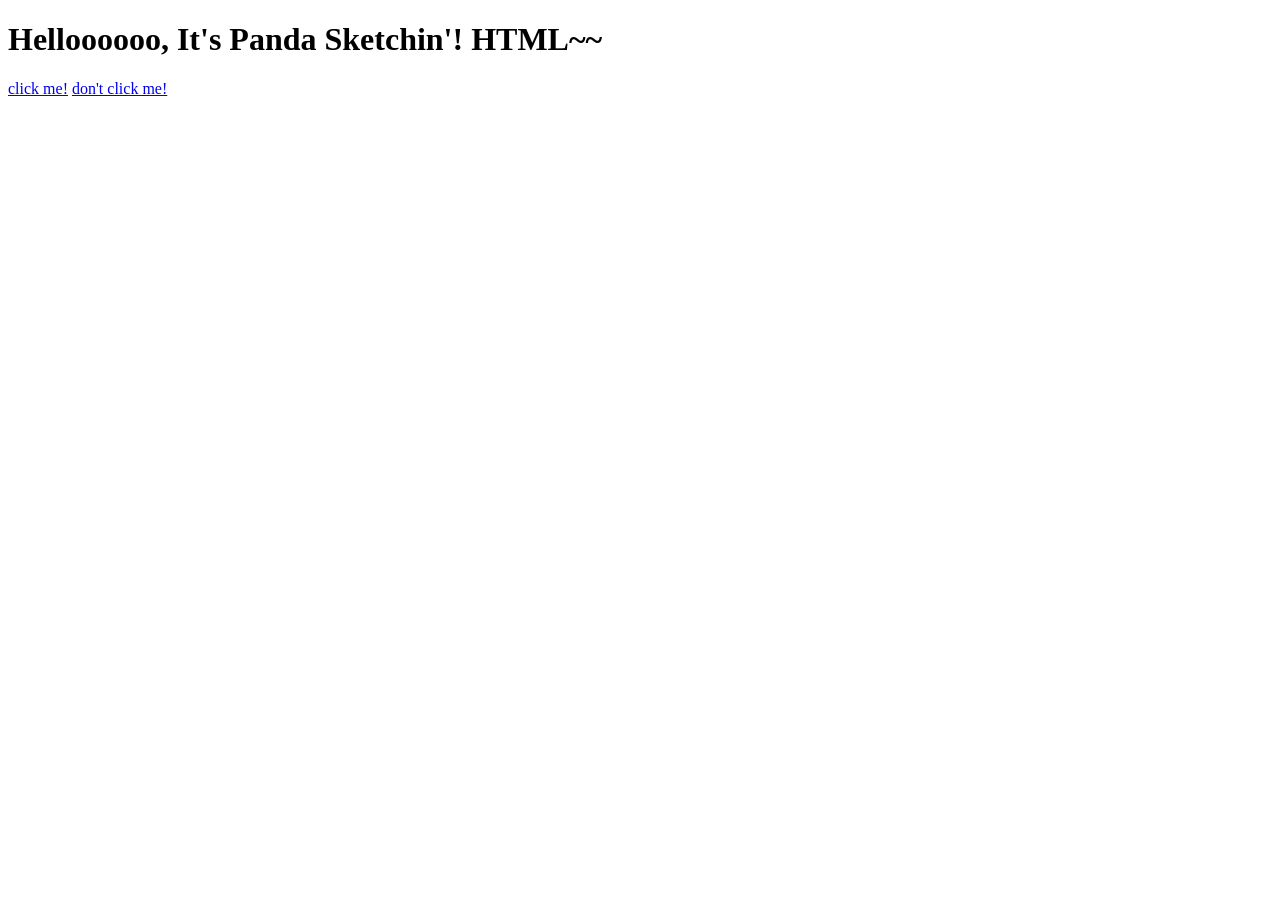
<file: tutorials/01-html/index.html>
<!DOCTYPE html>
<html lang="en">
<head>
    <meta charset="UTF-8">
    <meta name="viewport" content="width=device-width, initial-scale=1.0">
    <title>TUT 0</title>
</head>
<body>
    <h1> Helloooooo, It's Panda Sketchin'! HTML~~</h1>
    <a href="something-else.html">click me!</a>
    <a href="R:\SnoringPandaArt.github.io\Art-109\index.html">don't click me!</a>
</body>
</html>
</file>
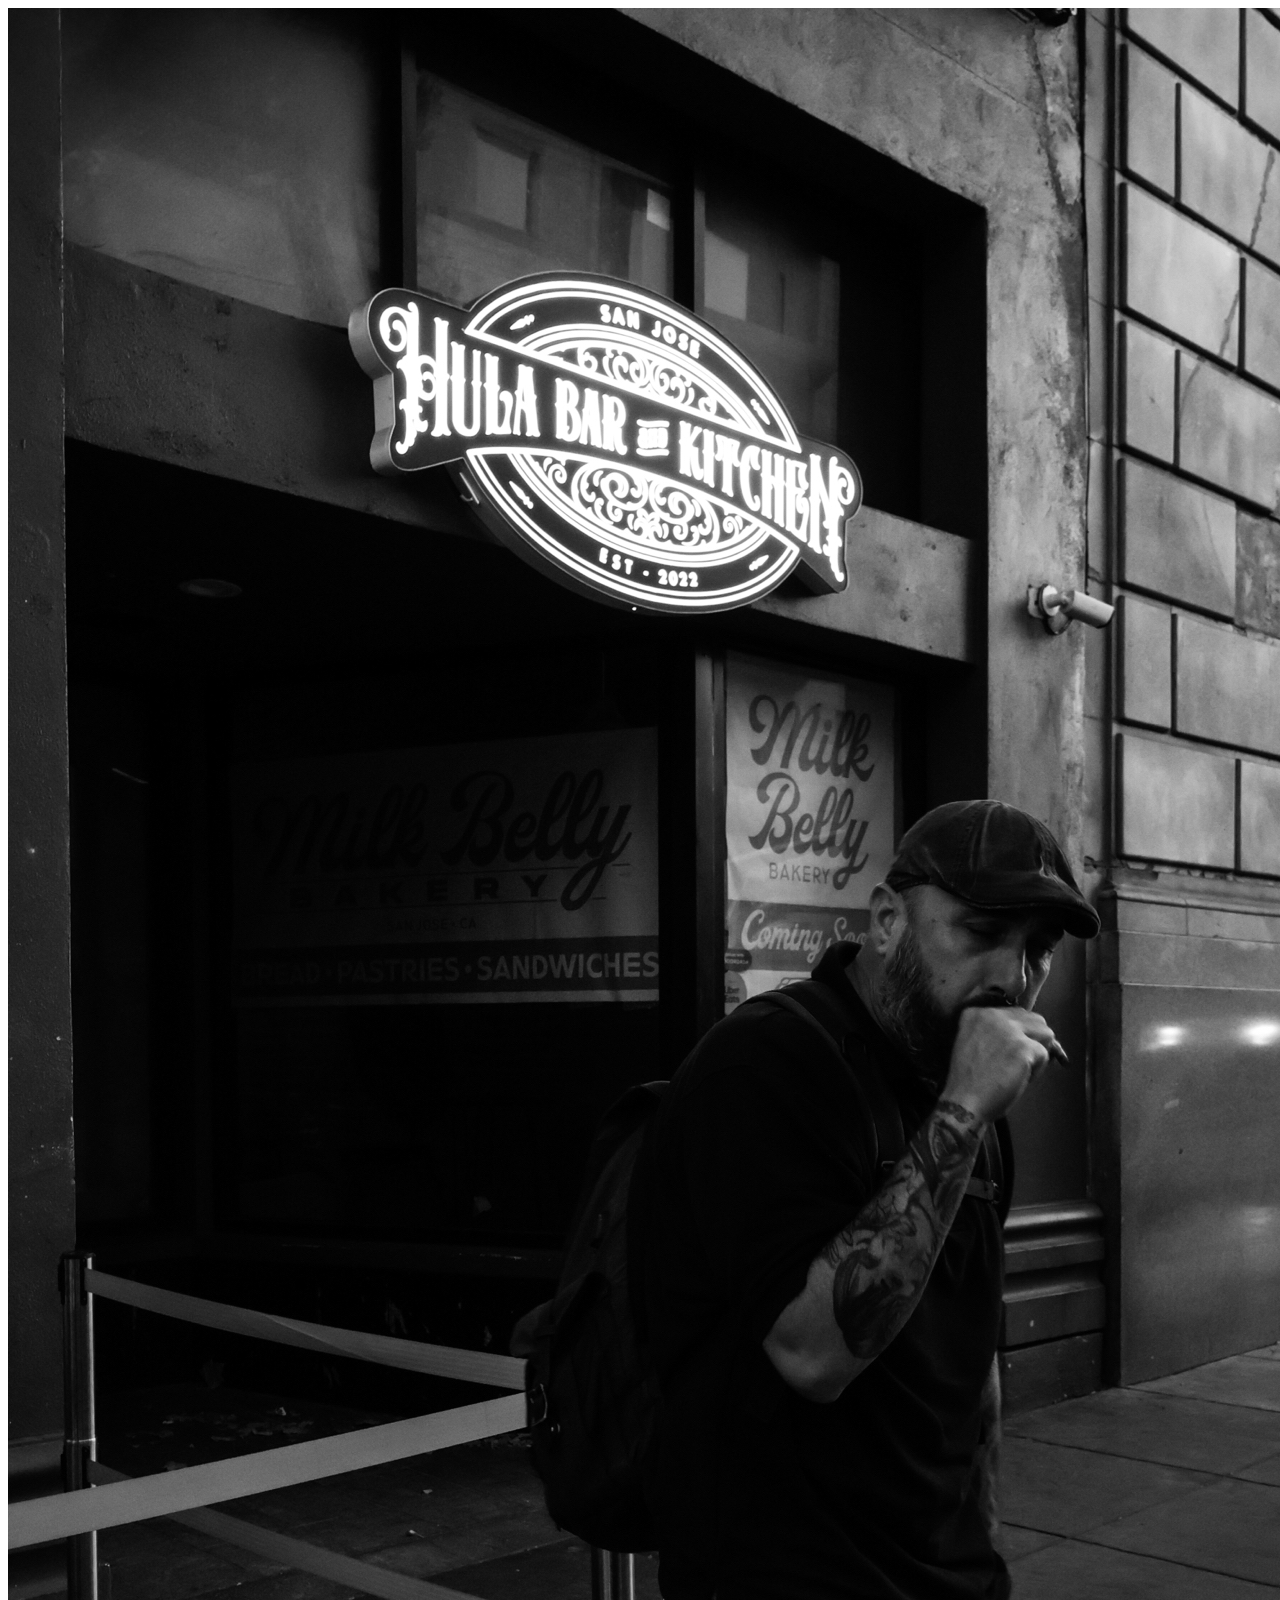
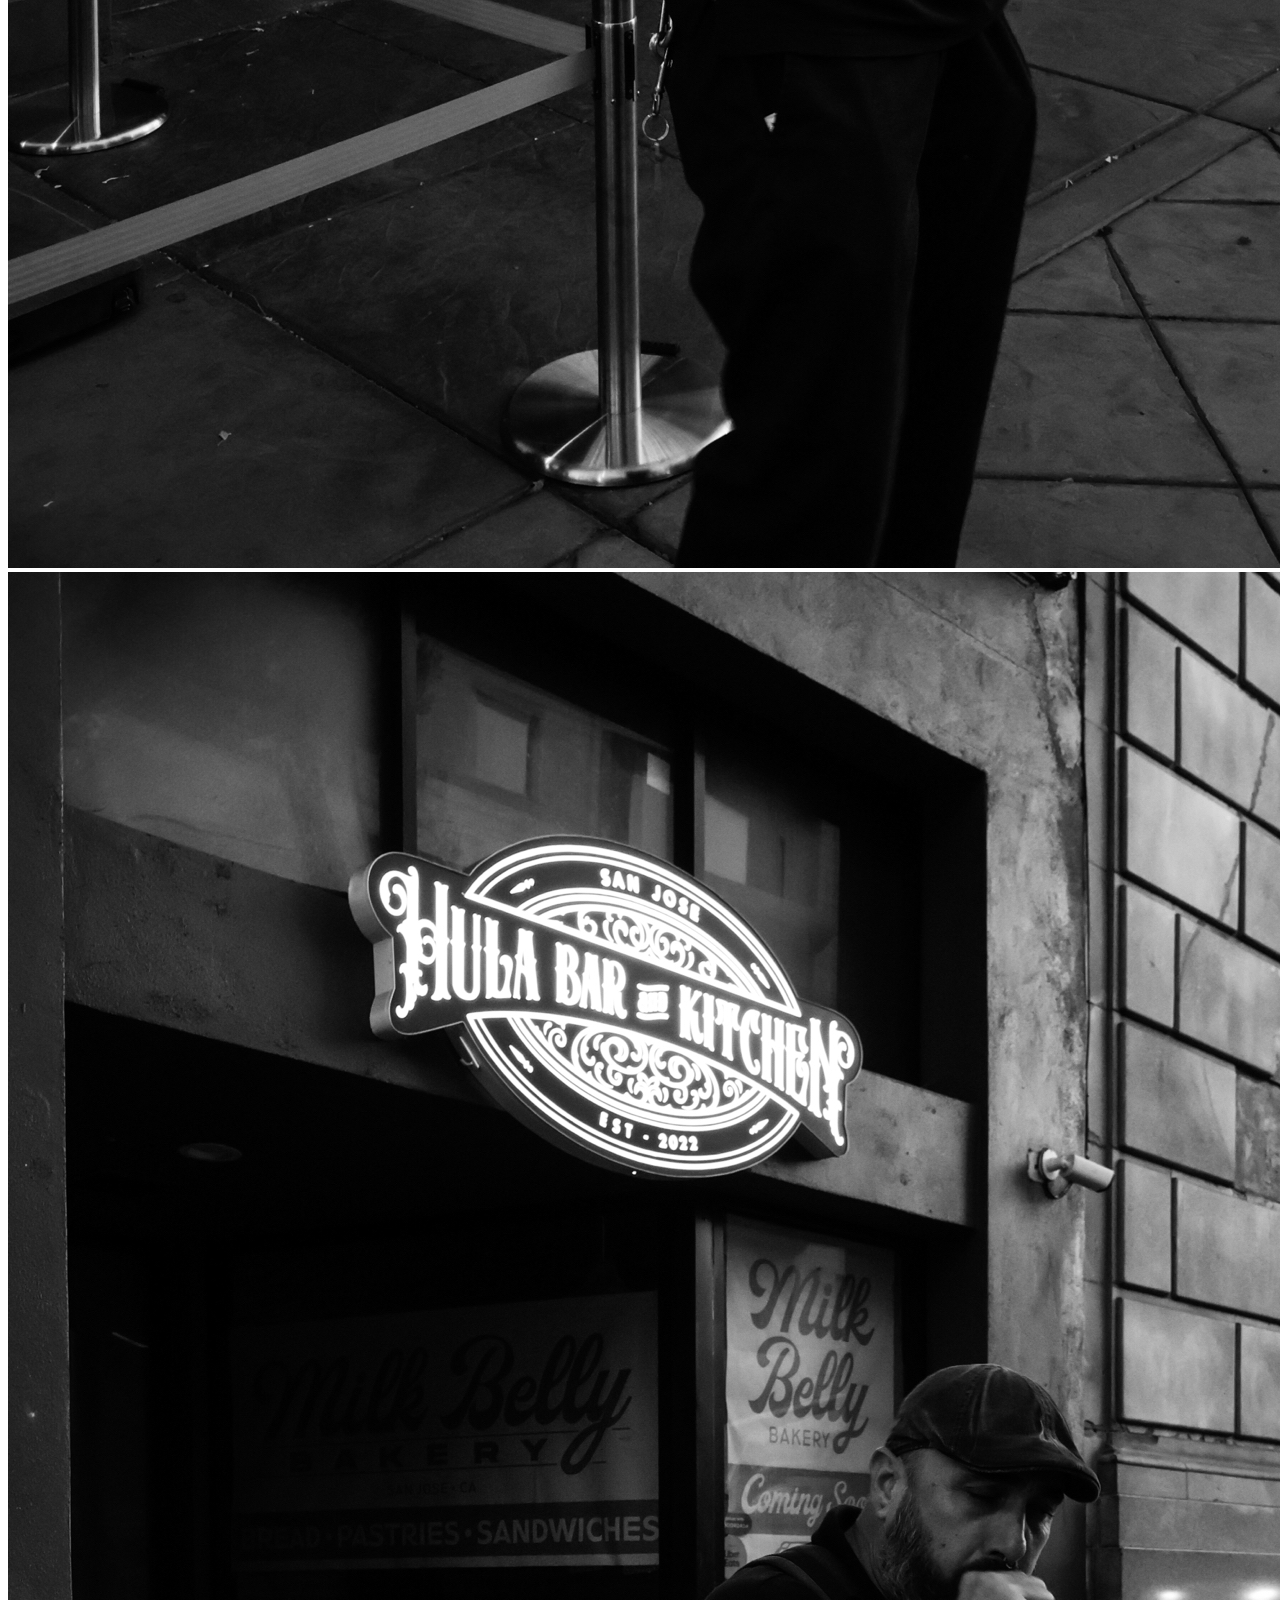
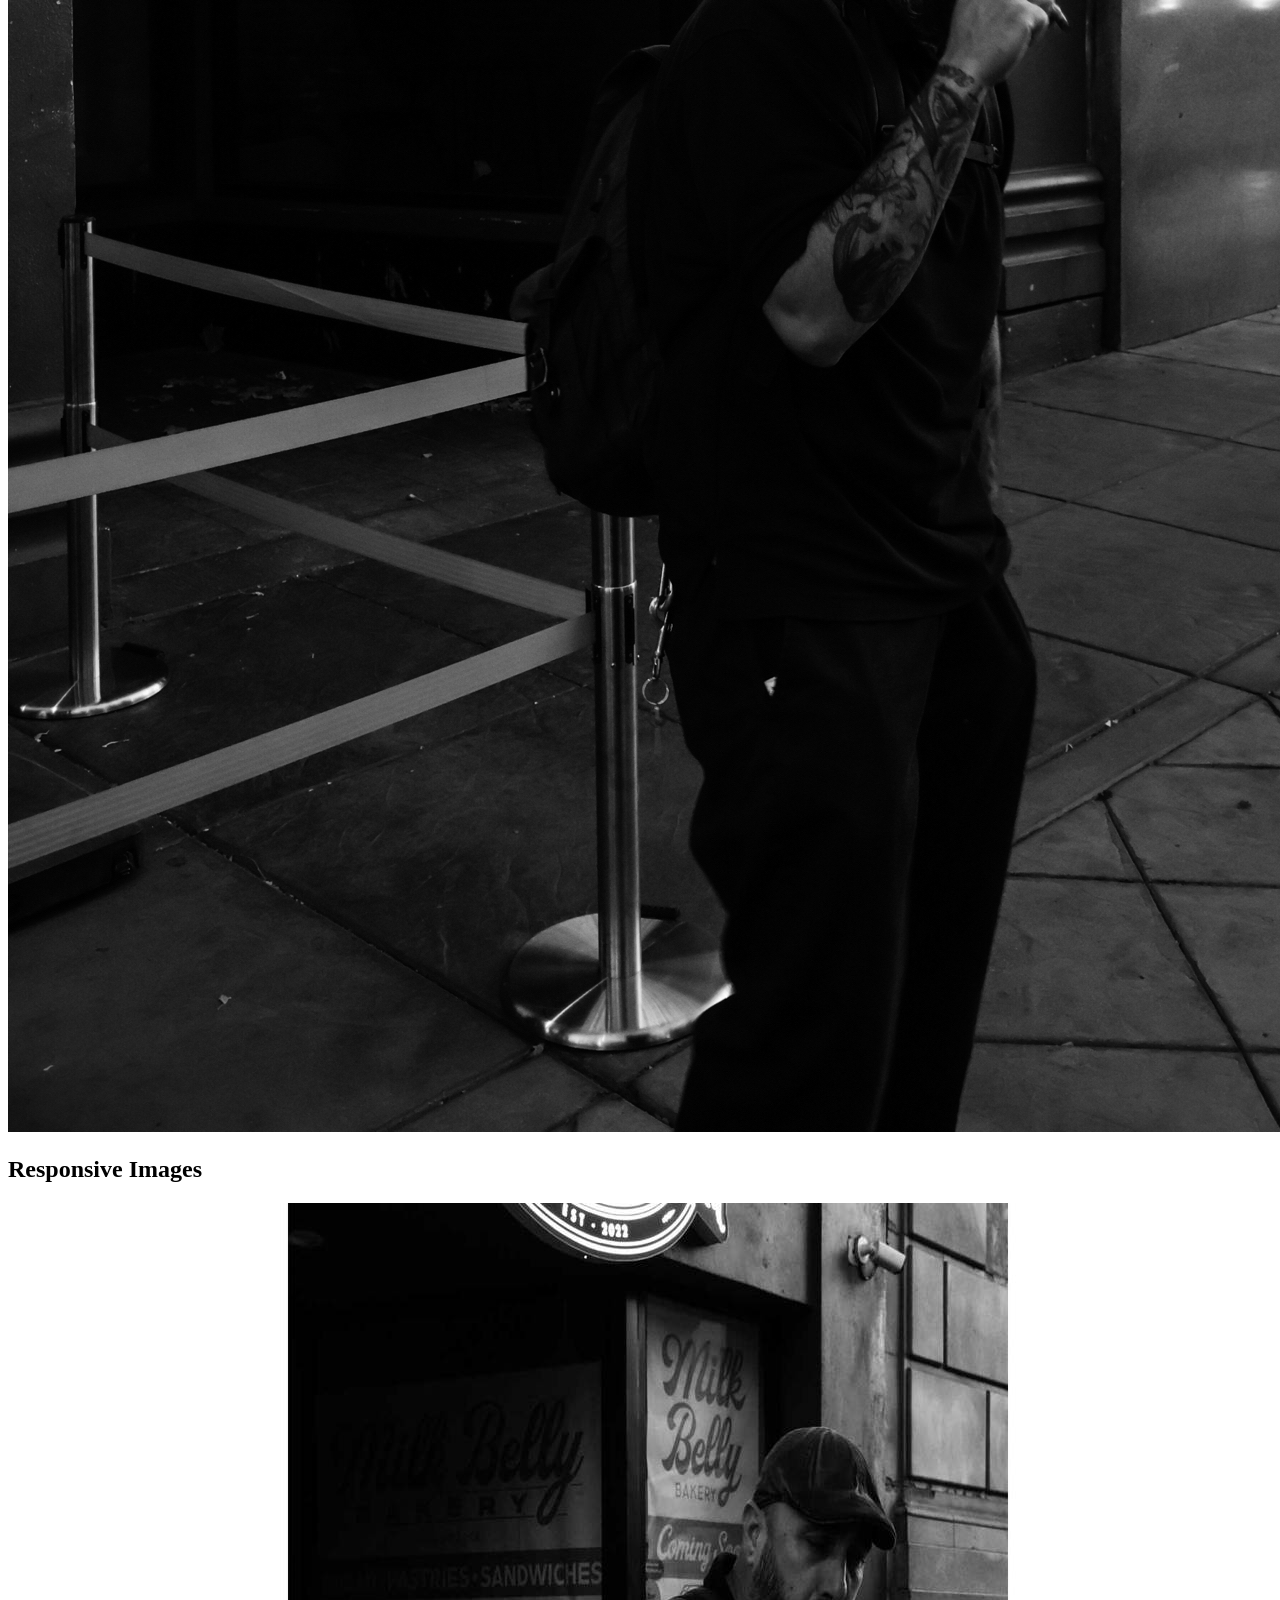
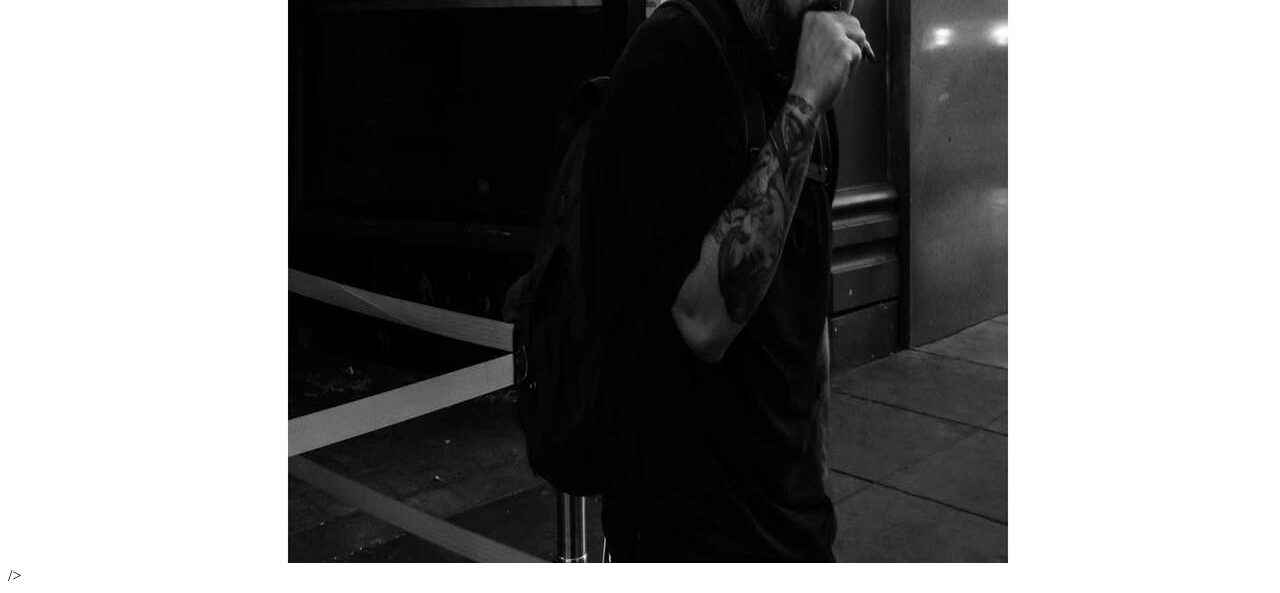
<file: tutorials/01b-html/index.html>
<!DOCTYPE html>
<html lang="en">
<head>
    <meta charset="UTF-8">
    <meta name="viewport" content="width=device-width, initial-scale=1.0">
    <title>Images</title>
</head>
<body>
    <img src="images/photo9.jpg" alt="man black and white 3 quarters shot">
    <img src="images/photo9.jpg" alt="man black and white 3 quarters shot">

    <section>

        <h1> Responsive Images</h1>
<img src="images/photo.jpg" alt="man black and white 3 quarters shot" srcset="images/photo640.jpg 640w,images/photo1280.jpg 1280w,images/photo1920.jpg 1920w">
/>
    </section>
</body>
</html>
</file>
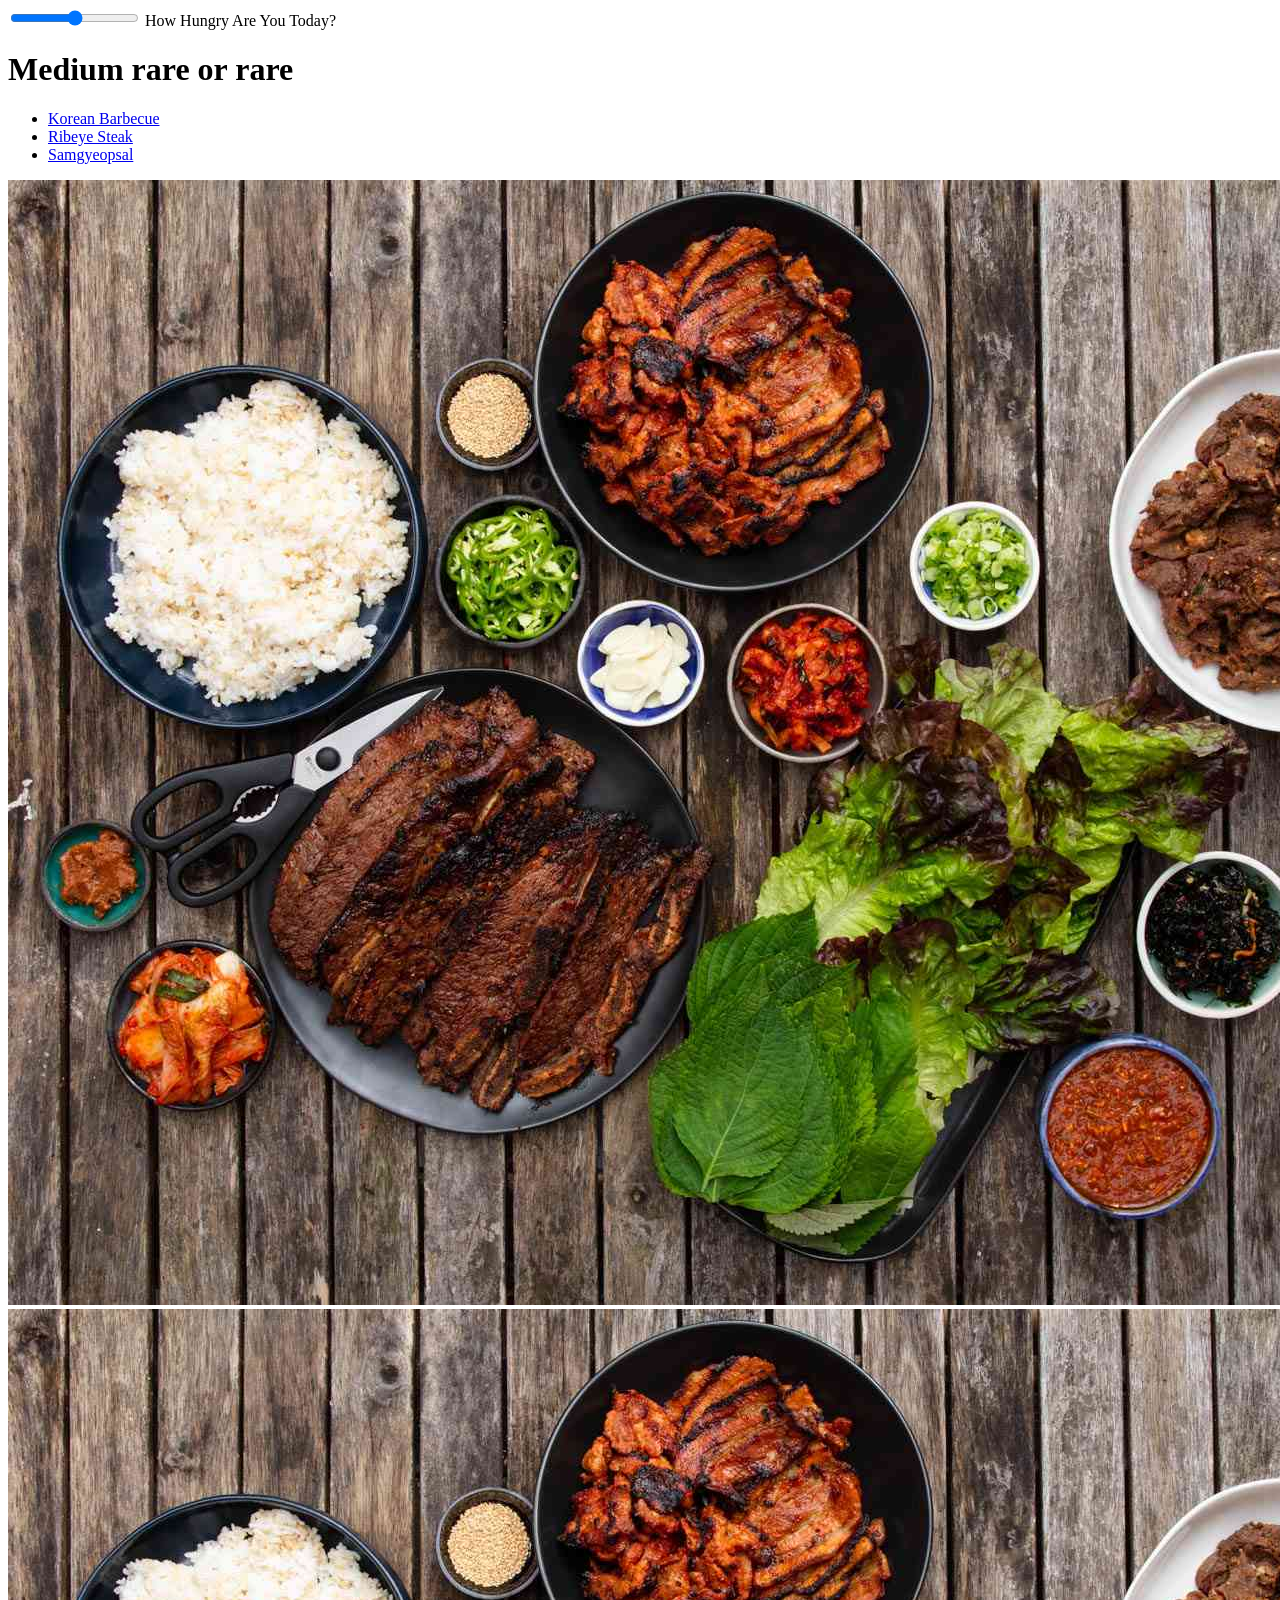
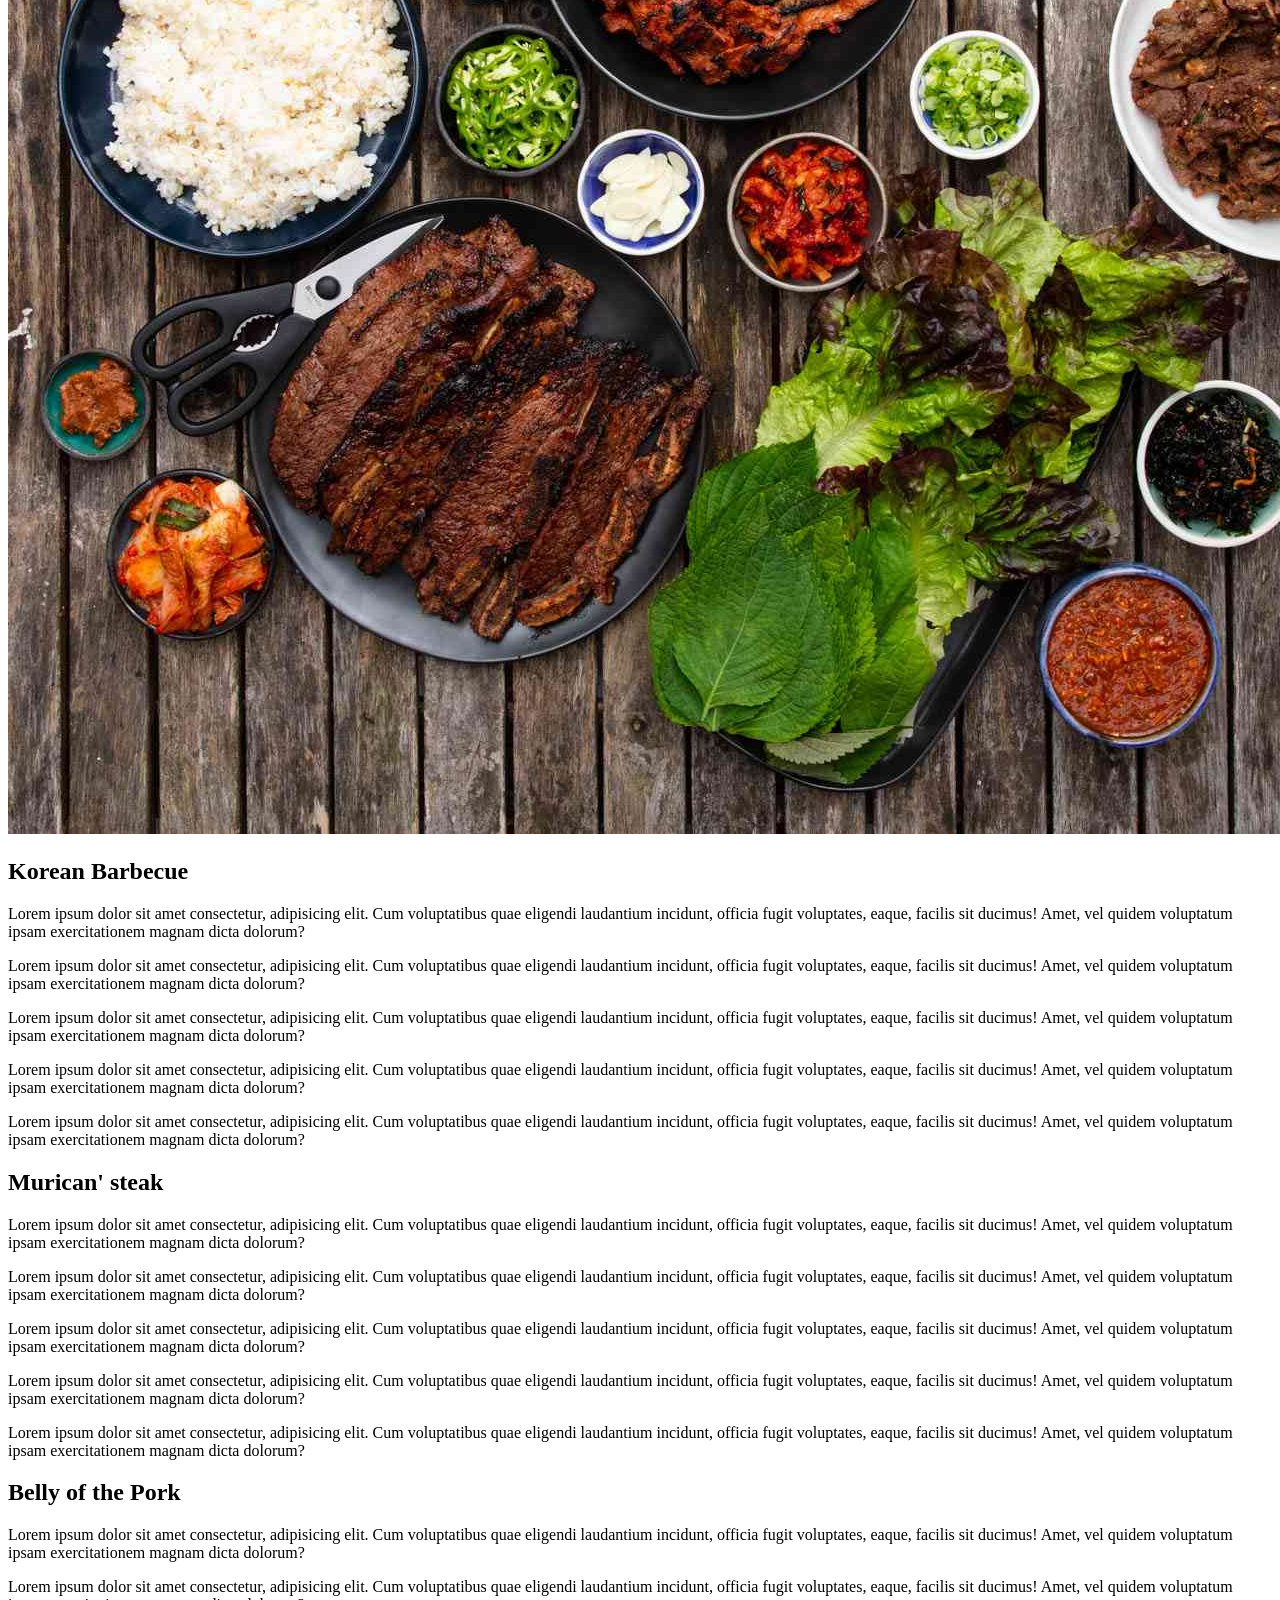
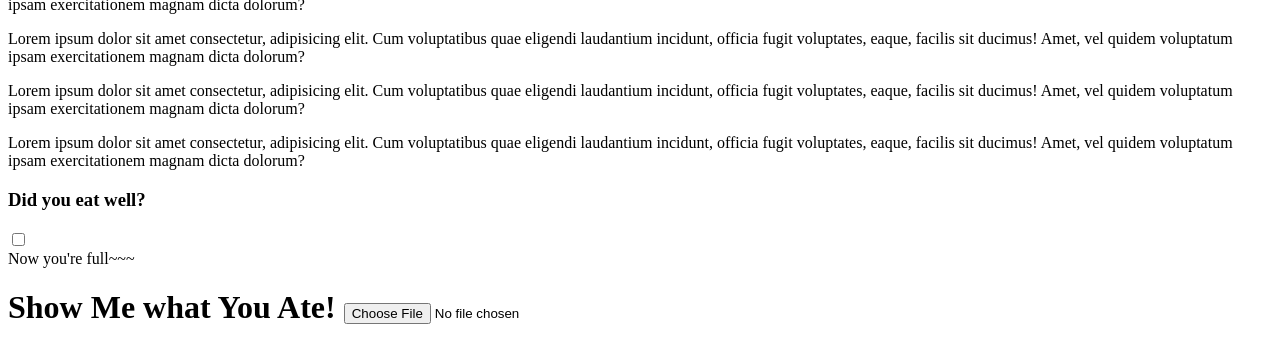
<file: tutorials/02-html/index.html>
<!DOCTYPE html>
<html lang="en">
<head>
    <meta charset="UTF-8">
    <meta name="viewport" content="width=device-width, initial-scale=1.0">
    <title>Document</title>
    <meta name="description" content="tutorials!!">
</head>
<body>
    <header>
        <input type="range" id="hungry" name="hungry" min="0" max="50"/>
        <label for="hungry">How Hungry Are You Today?</label>
<h1 draggable="true">Medium rare or rare</h1>

<nav>
    <ul>
        <li><a href="#kbbq">Korean Barbecue</a></li>
        <li><a href="#rib">Ribeye Steak</a></li>
        <li><a href="#pb">Samgyeopsal</a></li>
    </ul>
</nav>

<div>
    <img src="images/meat.jpg" alt="Korean Barbecue">
    <img src="images/meat.jpg" alt="Korean Barbecue">
</div>
    </header>

    <main>

        <section id="kbbq">
            <h2>Korean Barbecue</h2>
            <p>Lorem ipsum dolor sit amet consectetur, adipisicing elit. Cum voluptatibus quae eligendi laudantium incidunt, officia fugit voluptates, eaque, facilis sit ducimus! Amet, vel quidem voluptatum ipsam exercitationem magnam dicta dolorum?


            </p>
            <p>Lorem ipsum dolor sit amet consectetur, adipisicing elit. Cum voluptatibus quae eligendi laudantium incidunt, officia fugit voluptates, eaque, facilis sit ducimus! Amet, vel quidem voluptatum ipsam exercitationem magnam dicta dolorum?


            </p>
            <p>Lorem ipsum dolor sit amet consectetur, adipisicing elit. Cum voluptatibus quae eligendi laudantium incidunt, officia fugit voluptates, eaque, facilis sit ducimus! Amet, vel quidem voluptatum ipsam exercitationem magnam dicta dolorum?


            </p>
            <p>Lorem ipsum dolor sit amet consectetur, adipisicing elit. Cum voluptatibus quae eligendi laudantium incidunt, officia fugit voluptates, eaque, facilis sit ducimus! Amet, vel quidem voluptatum ipsam exercitationem magnam dicta dolorum?


            </p>
            <p>Lorem ipsum dolor sit amet consectetur, adipisicing elit. Cum voluptatibus quae eligendi laudantium incidunt, officia fugit voluptates, eaque, facilis sit ducimus! Amet, vel quidem voluptatum ipsam exercitationem magnam dicta dolorum?


            </p>
        </section>
        <section id="rib">
            <h2>Murican' steak</h2>
           <p>Lorem ipsum dolor sit amet consectetur, adipisicing elit. Cum voluptatibus quae eligendi laudantium incidunt, officia fugit voluptates, eaque, facilis sit ducimus! Amet, vel quidem voluptatum ipsam exercitationem magnam dicta dolorum?


            </p>
            <p>Lorem ipsum dolor sit amet consectetur, adipisicing elit. Cum voluptatibus quae eligendi laudantium incidunt, officia fugit voluptates, eaque, facilis sit ducimus! Amet, vel quidem voluptatum ipsam exercitationem magnam dicta dolorum?


            </p>
            <p>Lorem ipsum dolor sit amet consectetur, adipisicing elit. Cum voluptatibus quae eligendi laudantium incidunt, officia fugit voluptates, eaque, facilis sit ducimus! Amet, vel quidem voluptatum ipsam exercitationem magnam dicta dolorum?


            </p>
            <p>Lorem ipsum dolor sit amet consectetur, adipisicing elit. Cum voluptatibus quae eligendi laudantium incidunt, officia fugit voluptates, eaque, facilis sit ducimus! Amet, vel quidem voluptatum ipsam exercitationem magnam dicta dolorum?


            </p>
            <p>Lorem ipsum dolor sit amet consectetur, adipisicing elit. Cum voluptatibus quae eligendi laudantium incidunt, officia fugit voluptates, eaque, facilis sit ducimus! Amet, vel quidem voluptatum ipsam exercitationem magnam dicta dolorum?


            </p>
        </section>
        <section id="pb">
            <h2>Belly of the Pork</h2>
           <p>Lorem ipsum dolor sit amet consectetur, adipisicing elit. Cum voluptatibus quae eligendi laudantium incidunt, officia fugit voluptates, eaque, facilis sit ducimus! Amet, vel quidem voluptatum ipsam exercitationem magnam dicta dolorum?


            </p>
            <p>Lorem ipsum dolor sit amet consectetur, adipisicing elit. Cum voluptatibus quae eligendi laudantium incidunt, officia fugit voluptates, eaque, facilis sit ducimus! Amet, vel quidem voluptatum ipsam exercitationem magnam dicta dolorum?


            </p>
            <p>Lorem ipsum dolor sit amet consectetur, adipisicing elit. Cum voluptatibus quae eligendi laudantium incidunt, officia fugit voluptates, eaque, facilis sit ducimus! Amet, vel quidem voluptatum ipsam exercitationem magnam dicta dolorum?


            </p>
            <p>Lorem ipsum dolor sit amet consectetur, adipisicing elit. Cum voluptatibus quae eligendi laudantium incidunt, officia fugit voluptates, eaque, facilis sit ducimus! Amet, vel quidem voluptatum ipsam exercitationem magnam dicta dolorum?


            </p>
            <p>Lorem ipsum dolor sit amet consectetur, adipisicing elit. Cum voluptatibus quae eligendi laudantium incidunt, officia fugit voluptates, eaque, facilis sit ducimus! Amet, vel quidem voluptatum ipsam exercitationem magnam dicta dolorum?


            </p>
        </section>

        <h3>
            Did you eat well?
        </h3>
        <input type="checkbox">
    </main>
    <footer>Now you're full~~~</footer>

    <h1><label for="myfile">Show Me what You Ate!</label> 
    <input type="file" id="myfile" name="myfile"></h1>

</body>
</html>
</file>
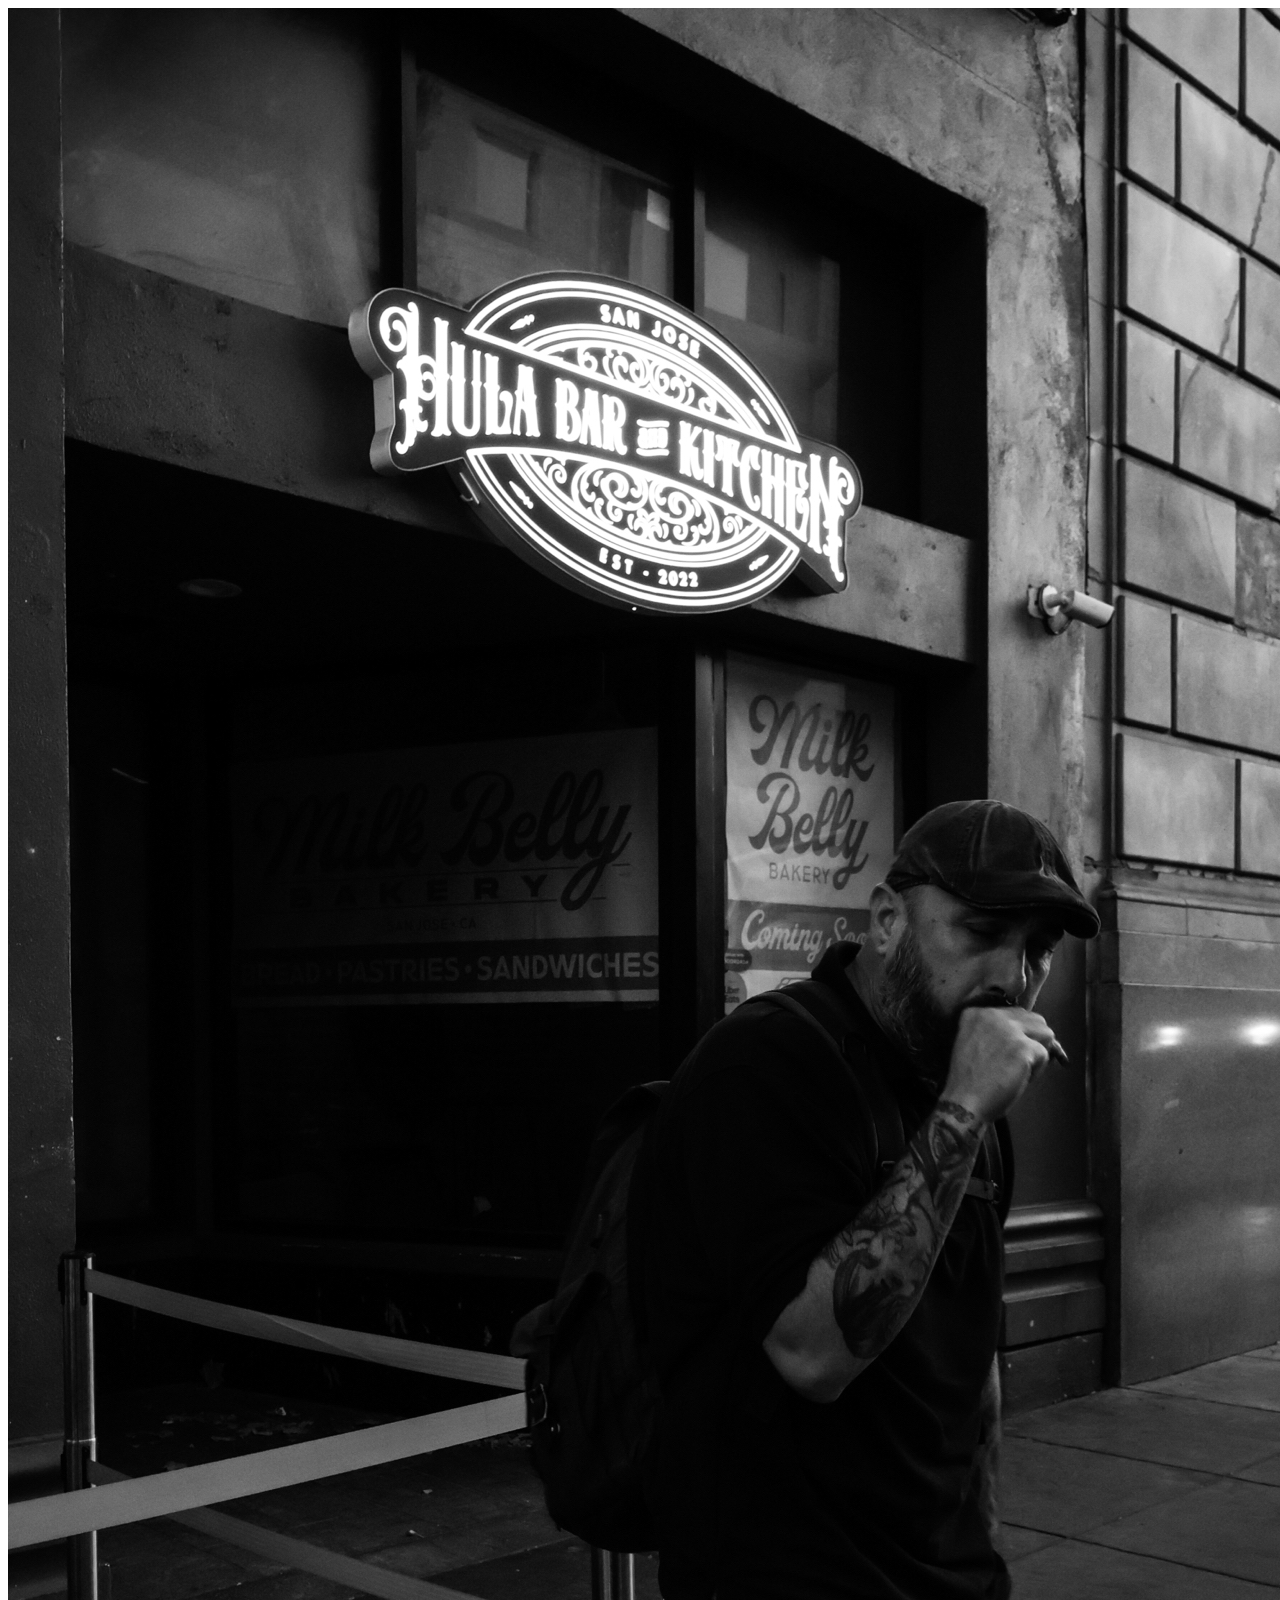
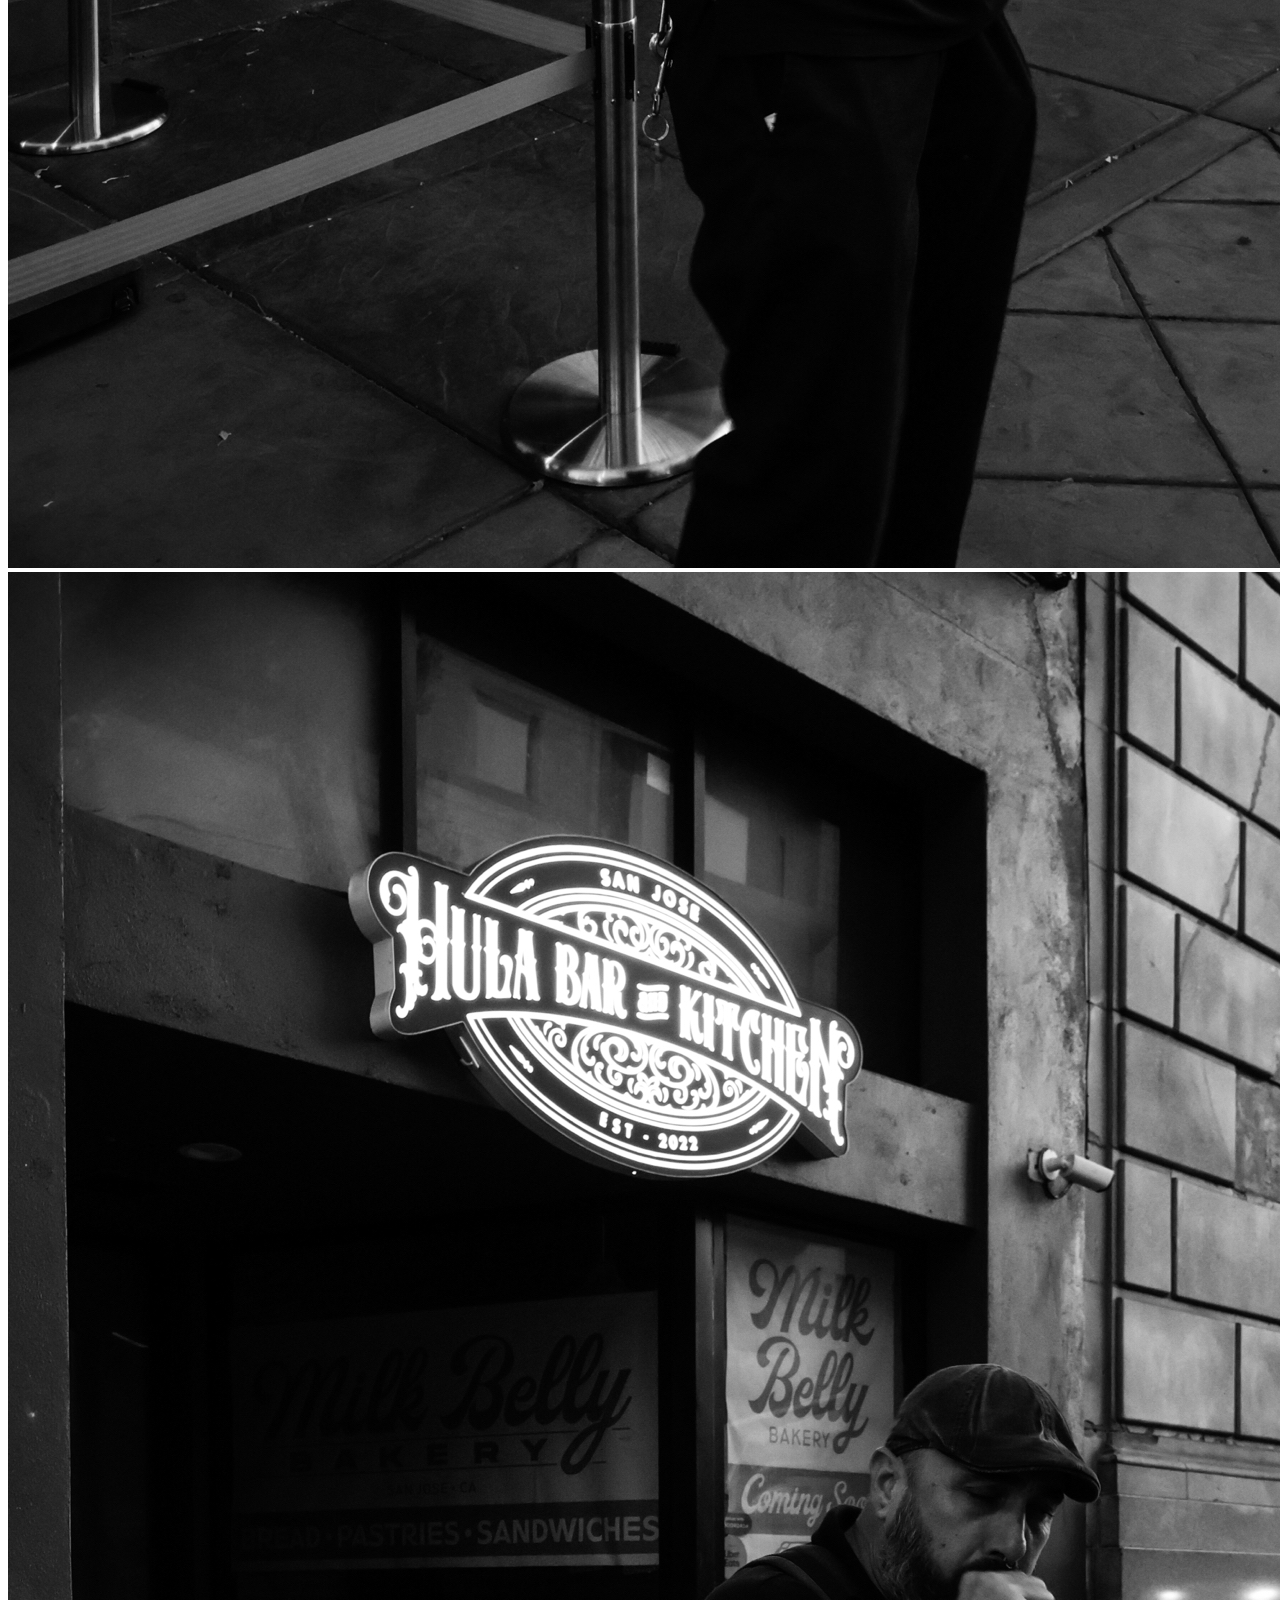
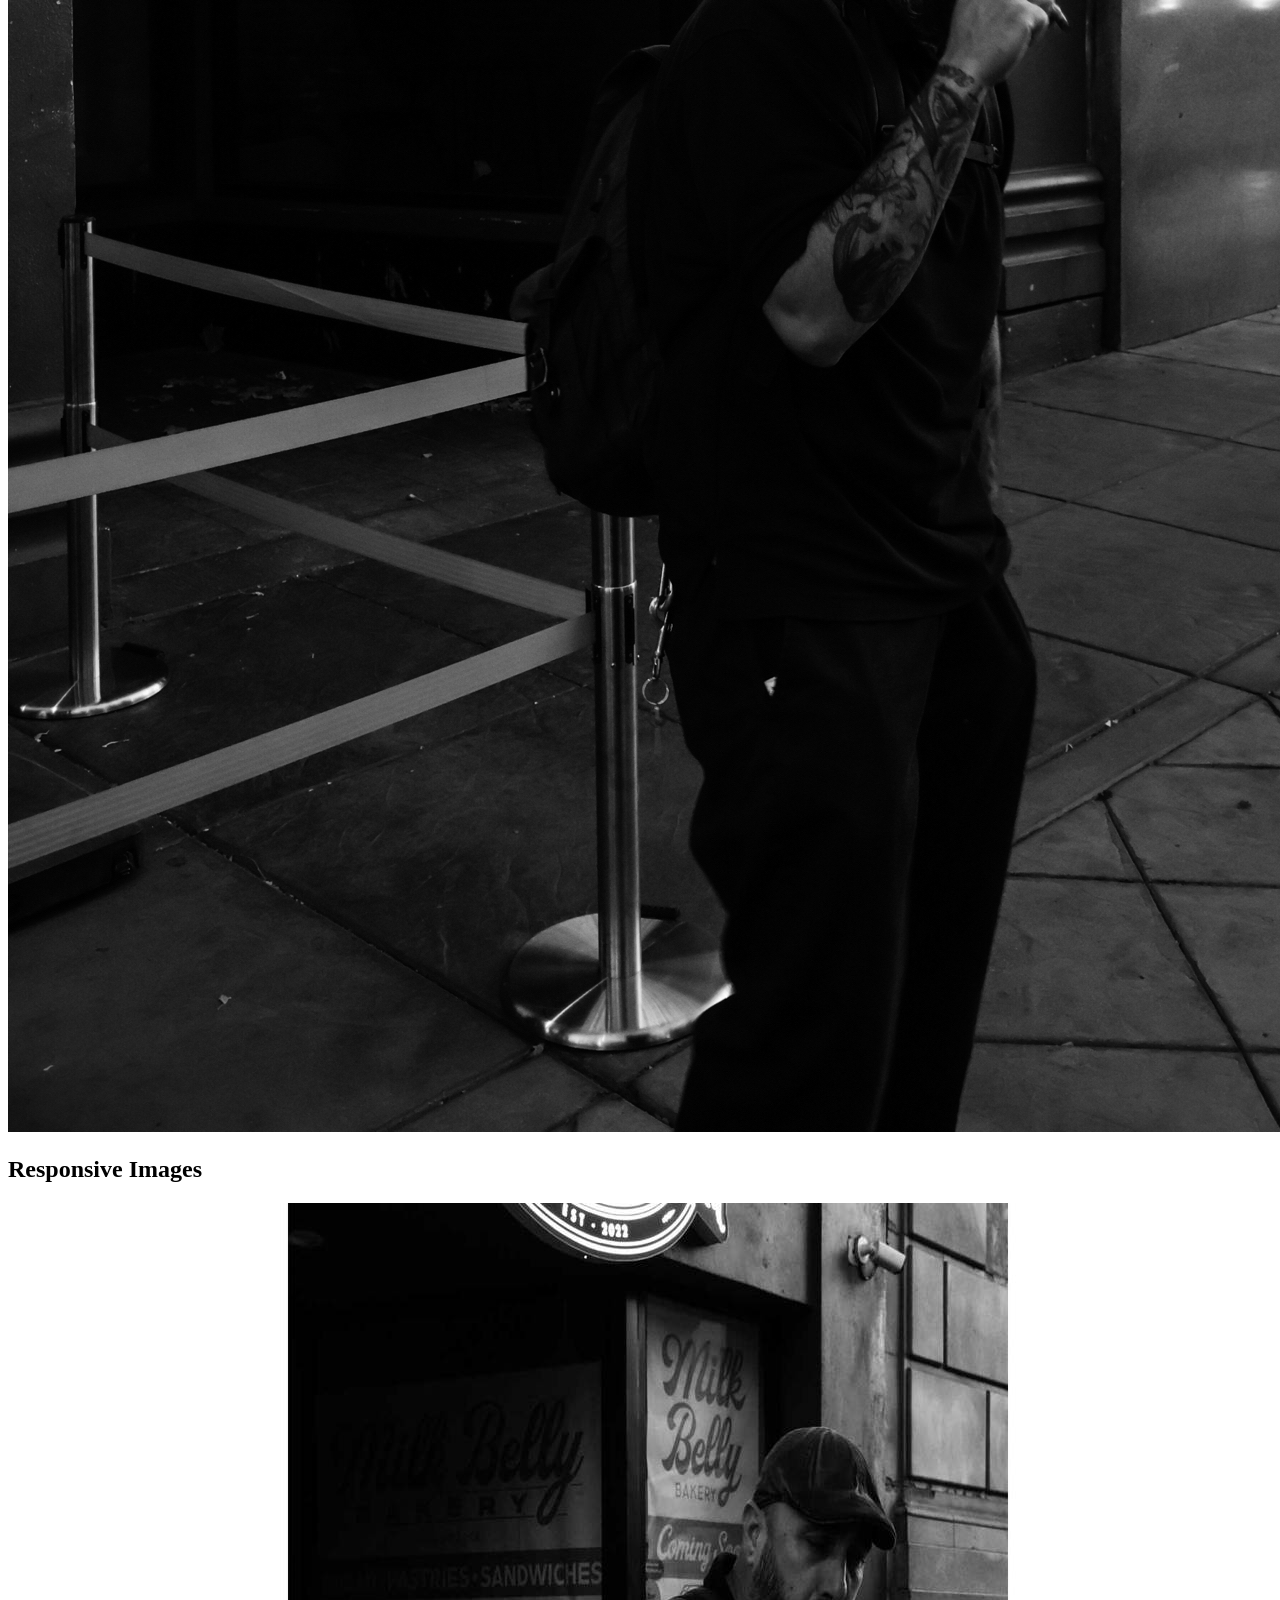
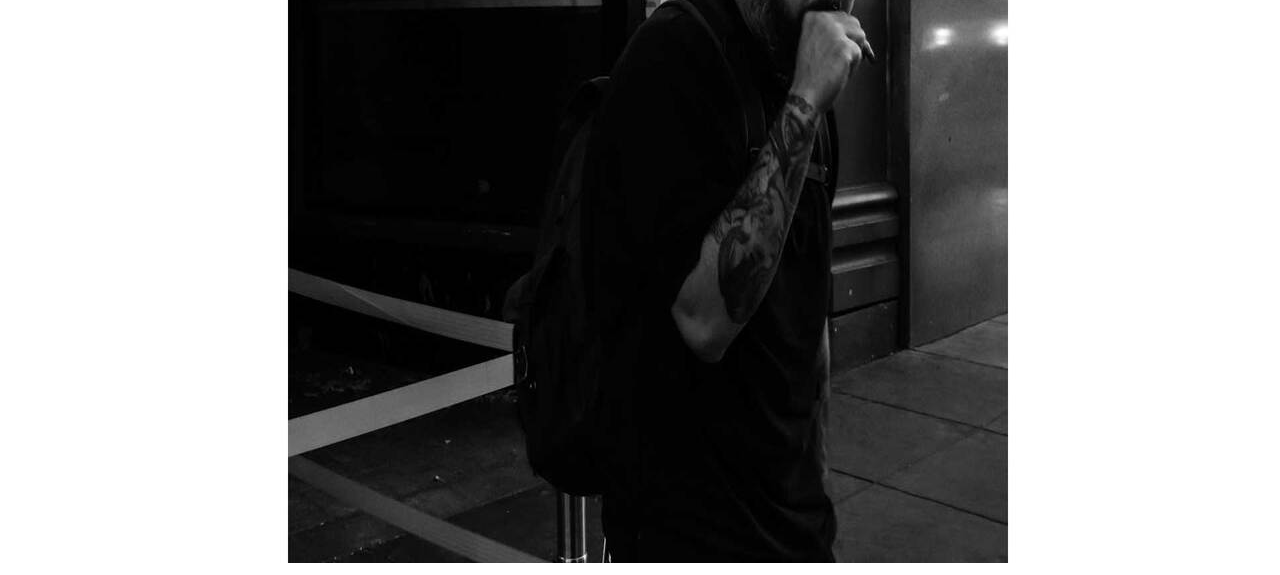
<file: tutorials/1-html/01b-html/index.html>
<!DOCTYPE html>
<html lang="en">

<head>
    <meta charset="UTF-8">
    <meta name="viewport" content="width=device-width, initial-scale=1.0">
    <title>Images</title>
</head>

<body>
    <img src="images/photo9.jpg" alt="man black and white 3 quarters shot">
    <img src="images/photo9.jpg" alt="man black and white 3 quarters shot">

    <section>

        <h1> Responsive Images</h1>
        <img src="images/photo.jpg" alt="man black and white 3 quarters shot" srcset="images/photo640.jpg 640w,
            images/photo1280.jpg 1280w,
            images/photo1920.jpg 1920w">
    </section>
</body>

</html>
</file>
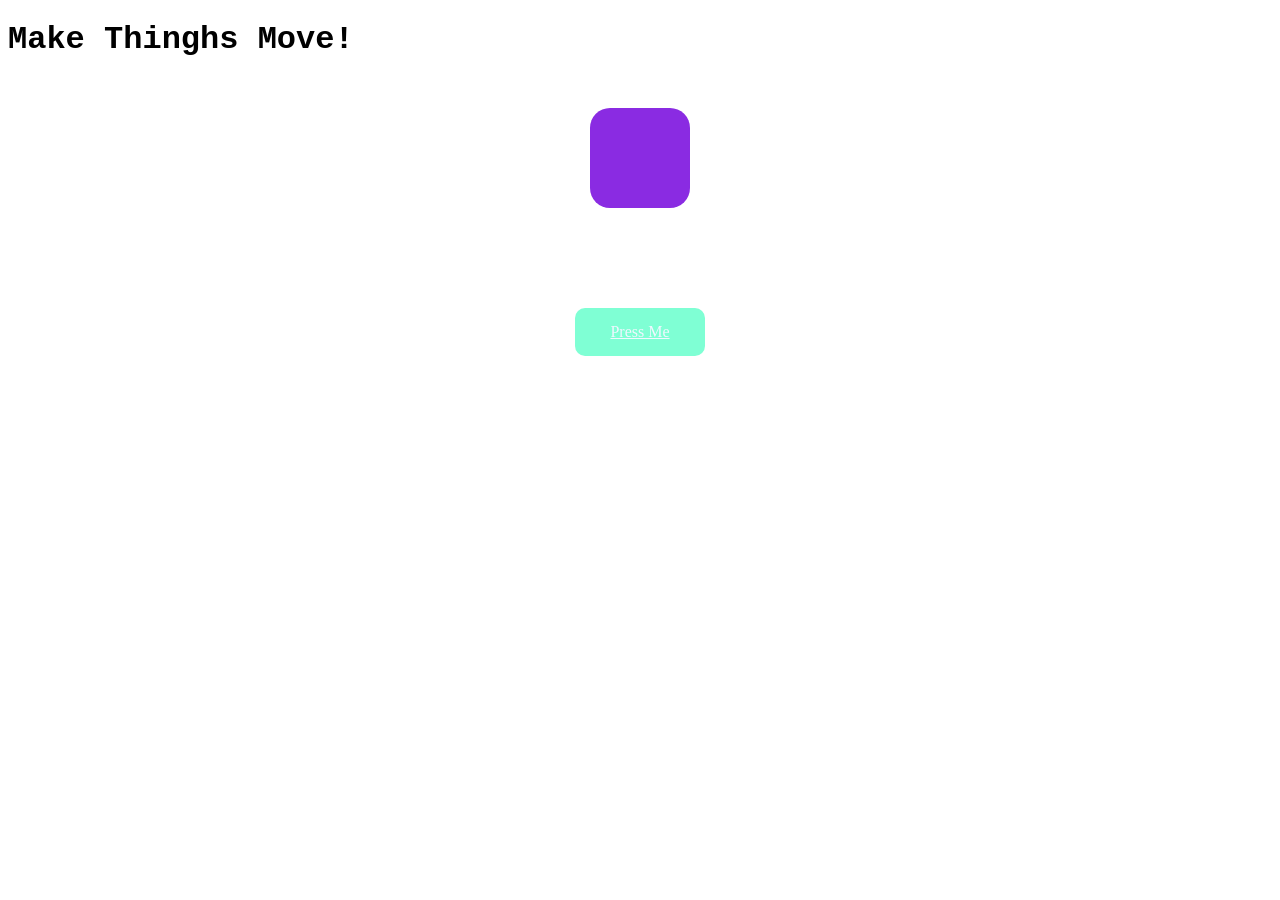
<file: tutorials/1-html/04-css-transition/index.html>
<!DOCTYPE html>
<html lang="en">

<head>
    <meta charset="UTF-8">
    <meta name="viewport" content="width=device-width, initial-scale=1.0">
    <title>CSS Transitions</title>
    <link rel="stylesheet" href="css/style.css">
</head>

<body>
    <header>
        <h1 class="title">Make Thinghs Move!</h1>
    </header>

    <main>
        <div class="square"></div>
        <div class="button-div">
            <a href="#" class="button">Press Me</a>
        </div>

    </main>
</body>

</html>
</file>
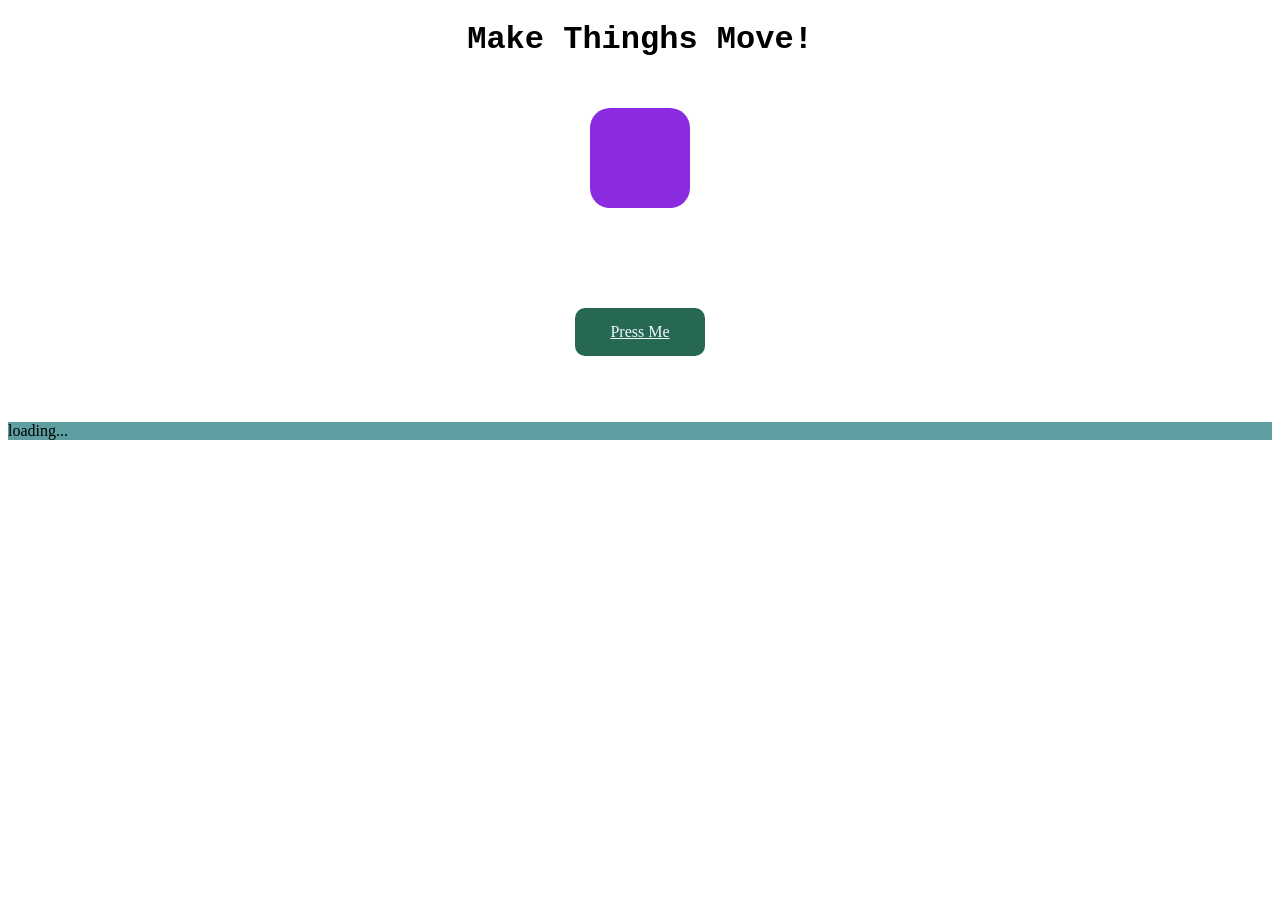
<file: tutorials/1-html/05-css-transition/index.html>
<!DOCTYPE html>
<html lang="en">

<head>
    <meta charset="UTF-8">
    <meta name="viewport" content="width=device-width, initial-scale=1.0">
    <title>CSS Transitions</title>
    <link rel="stylesheet" href="css/style.css">
</head>

<body>
    <header>
        <h1 class="title">Make Thinghs Move!</h1>
    </header>

    <main>
        <div class="square"></div>
        <div class="button-div">
            <a href="#" class="button">Press Me</a>
        </div>
        <div>
            <p class="loading">loading...</p>
        </div>
    </main>
</body>

</html>
</file>
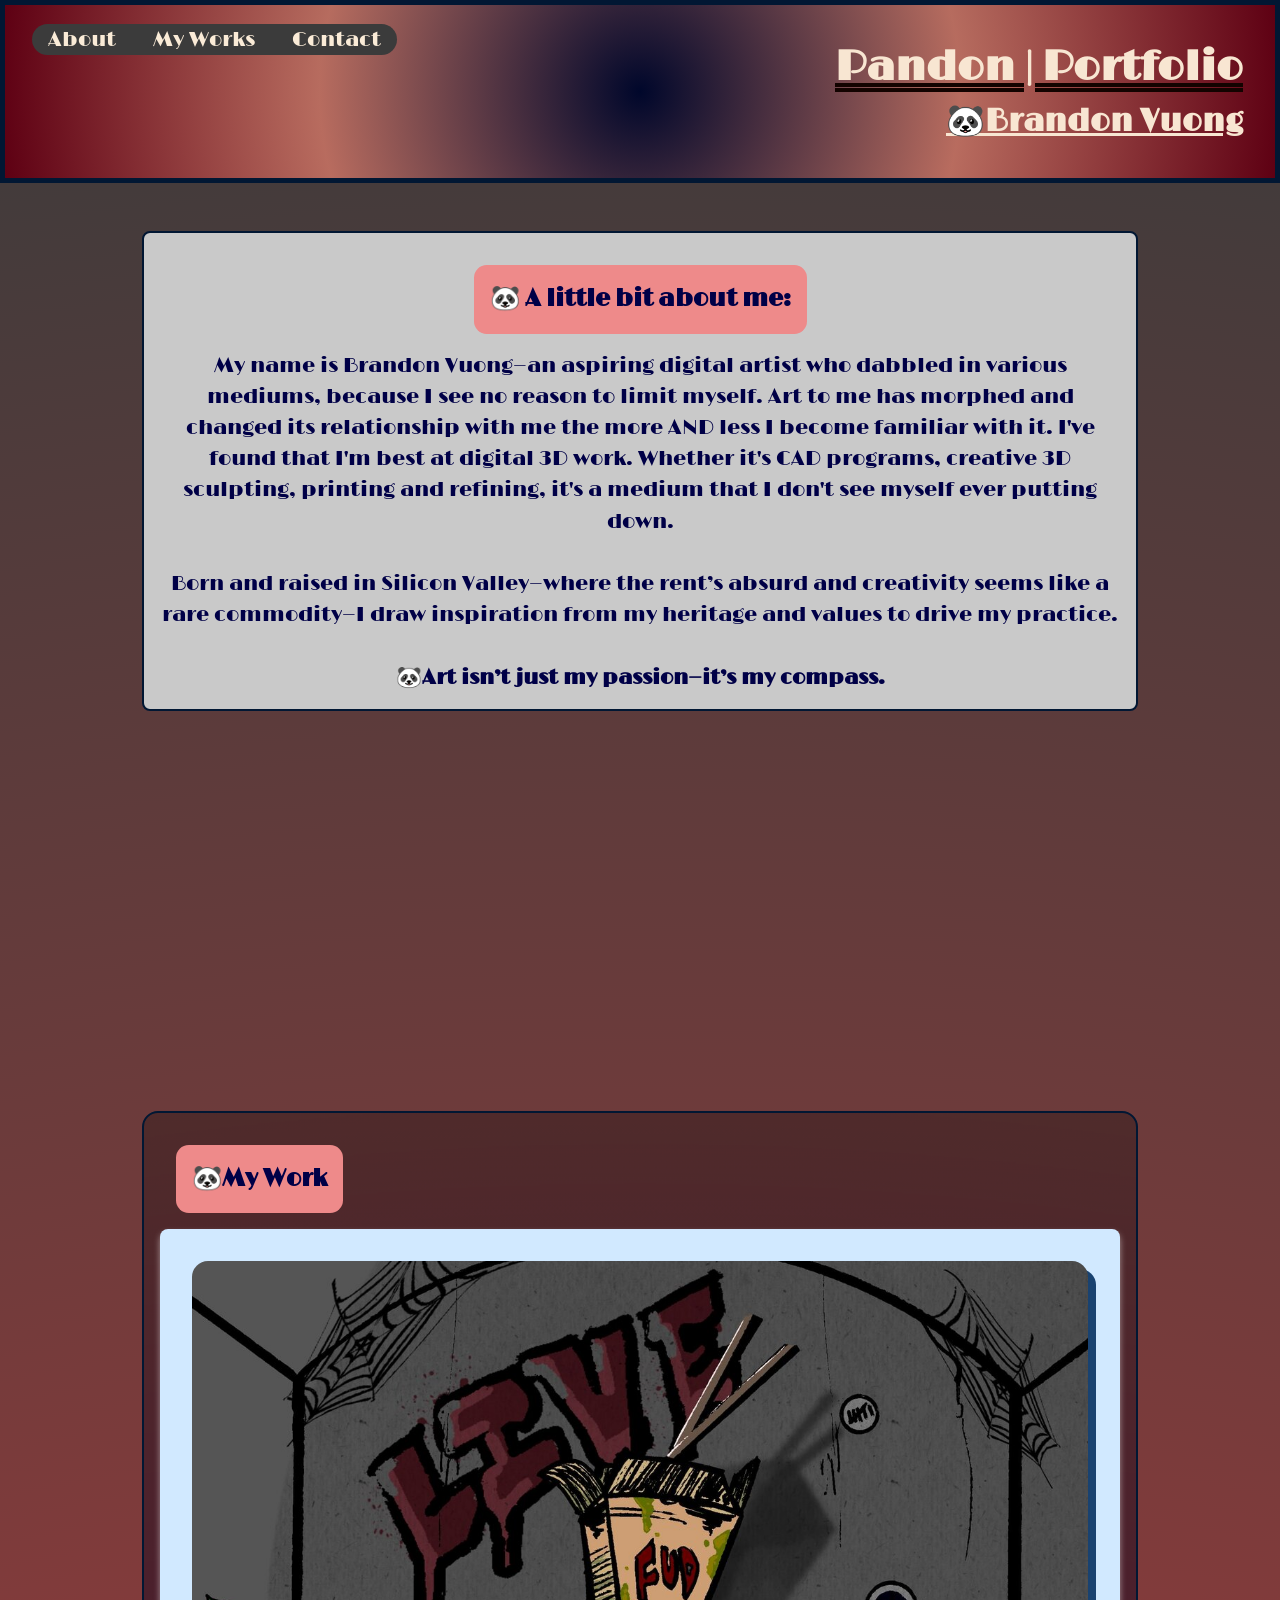
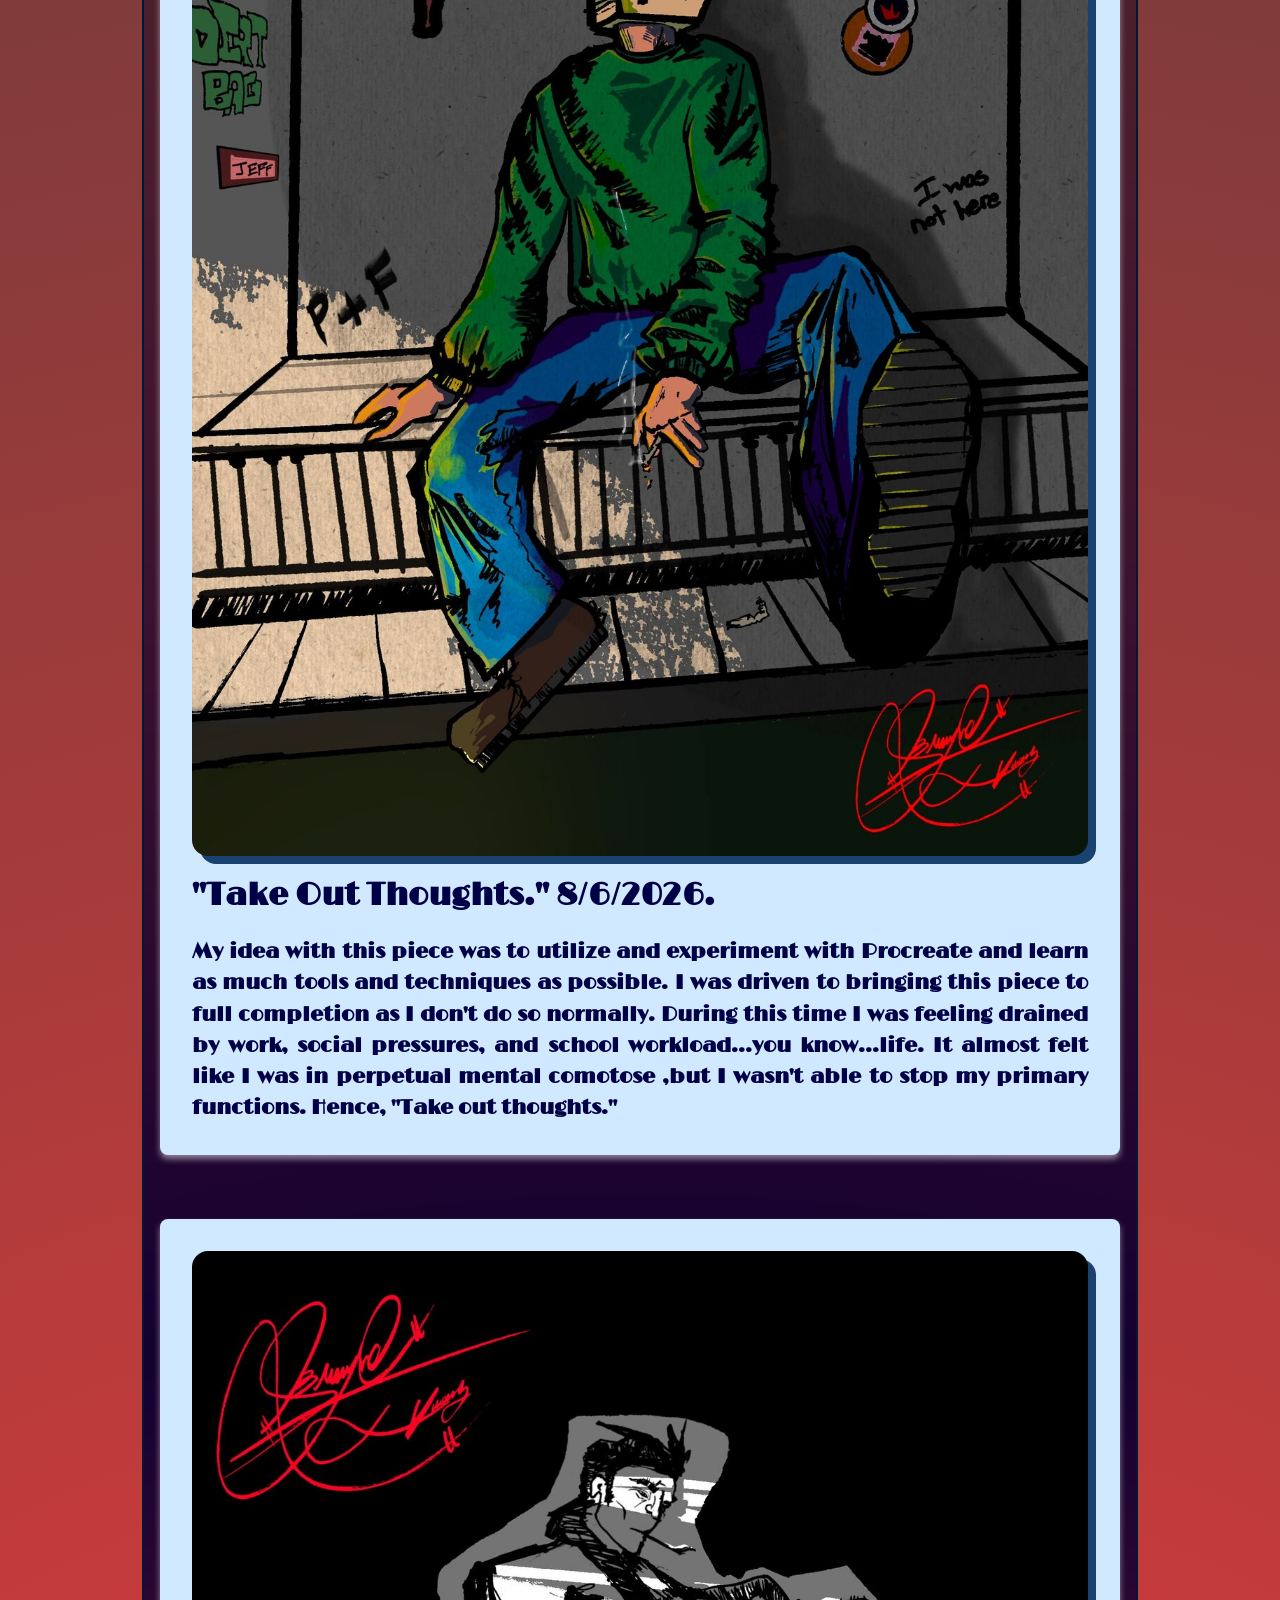
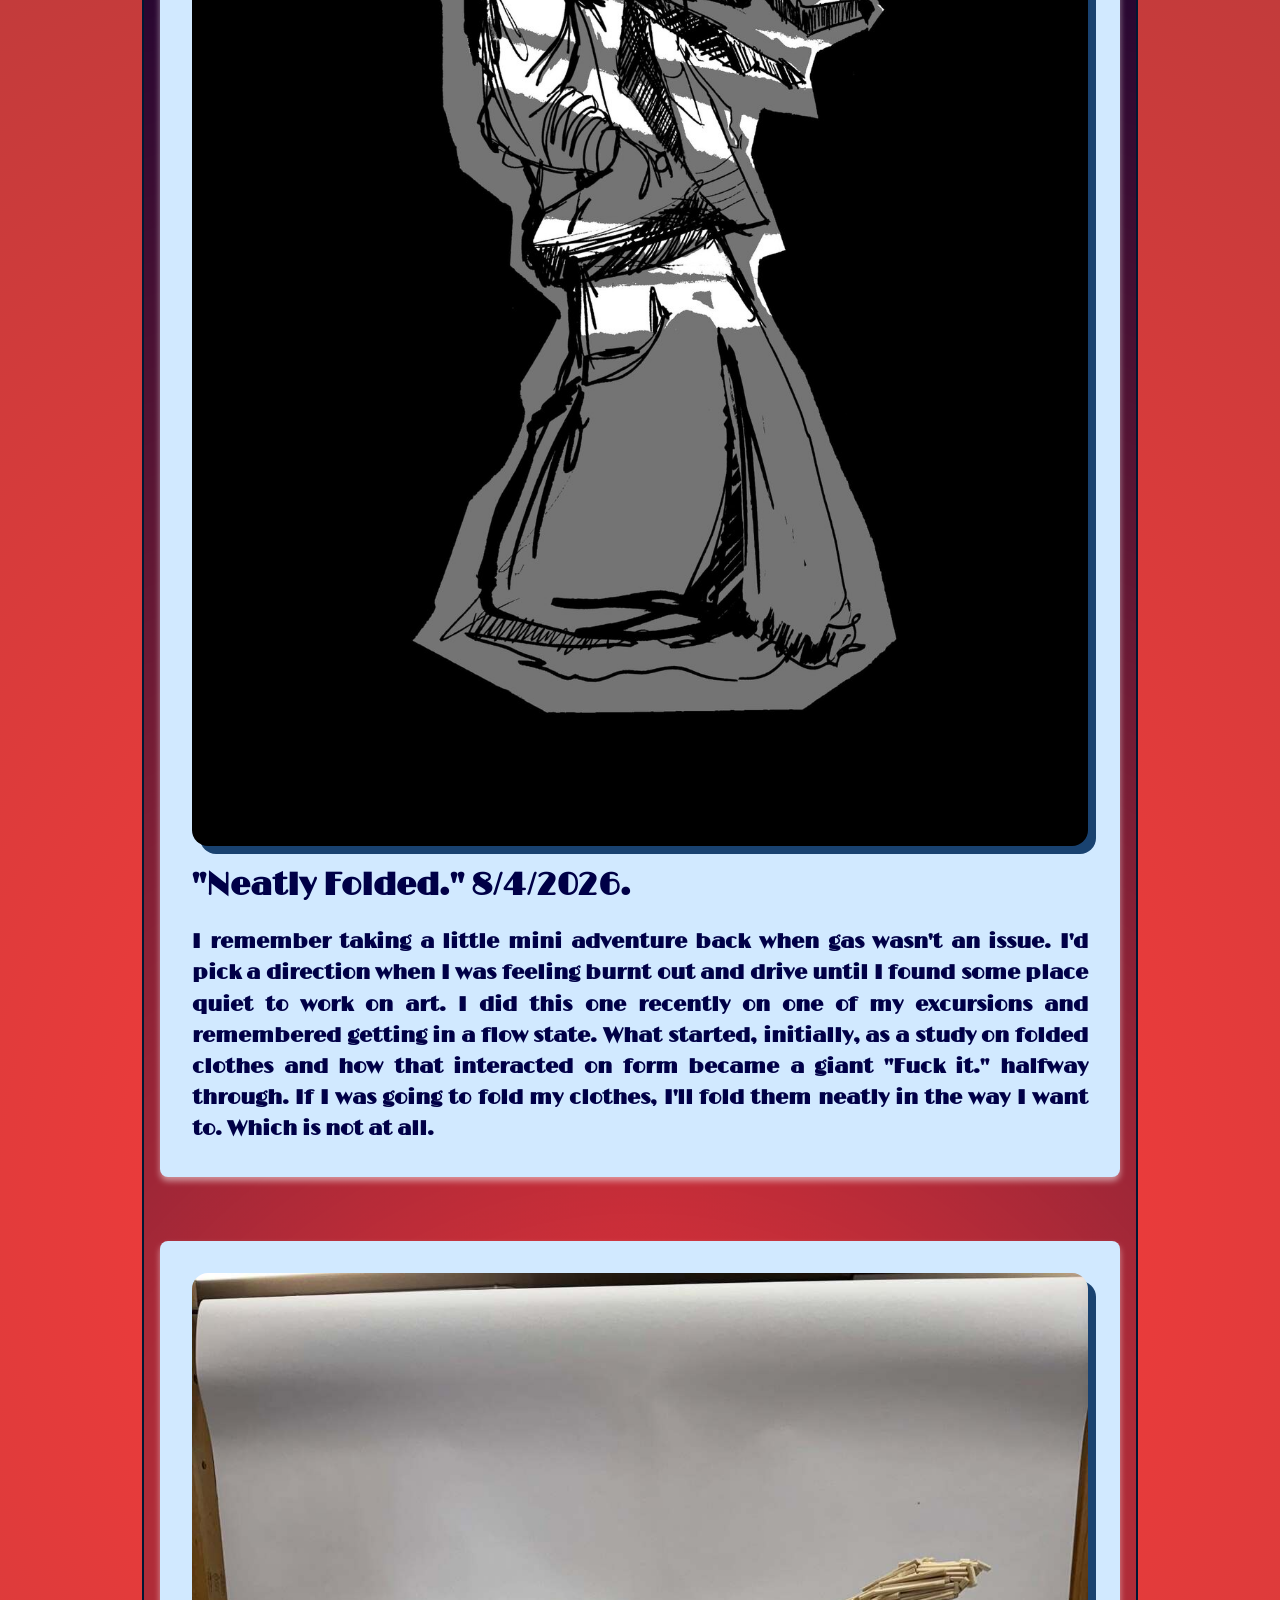
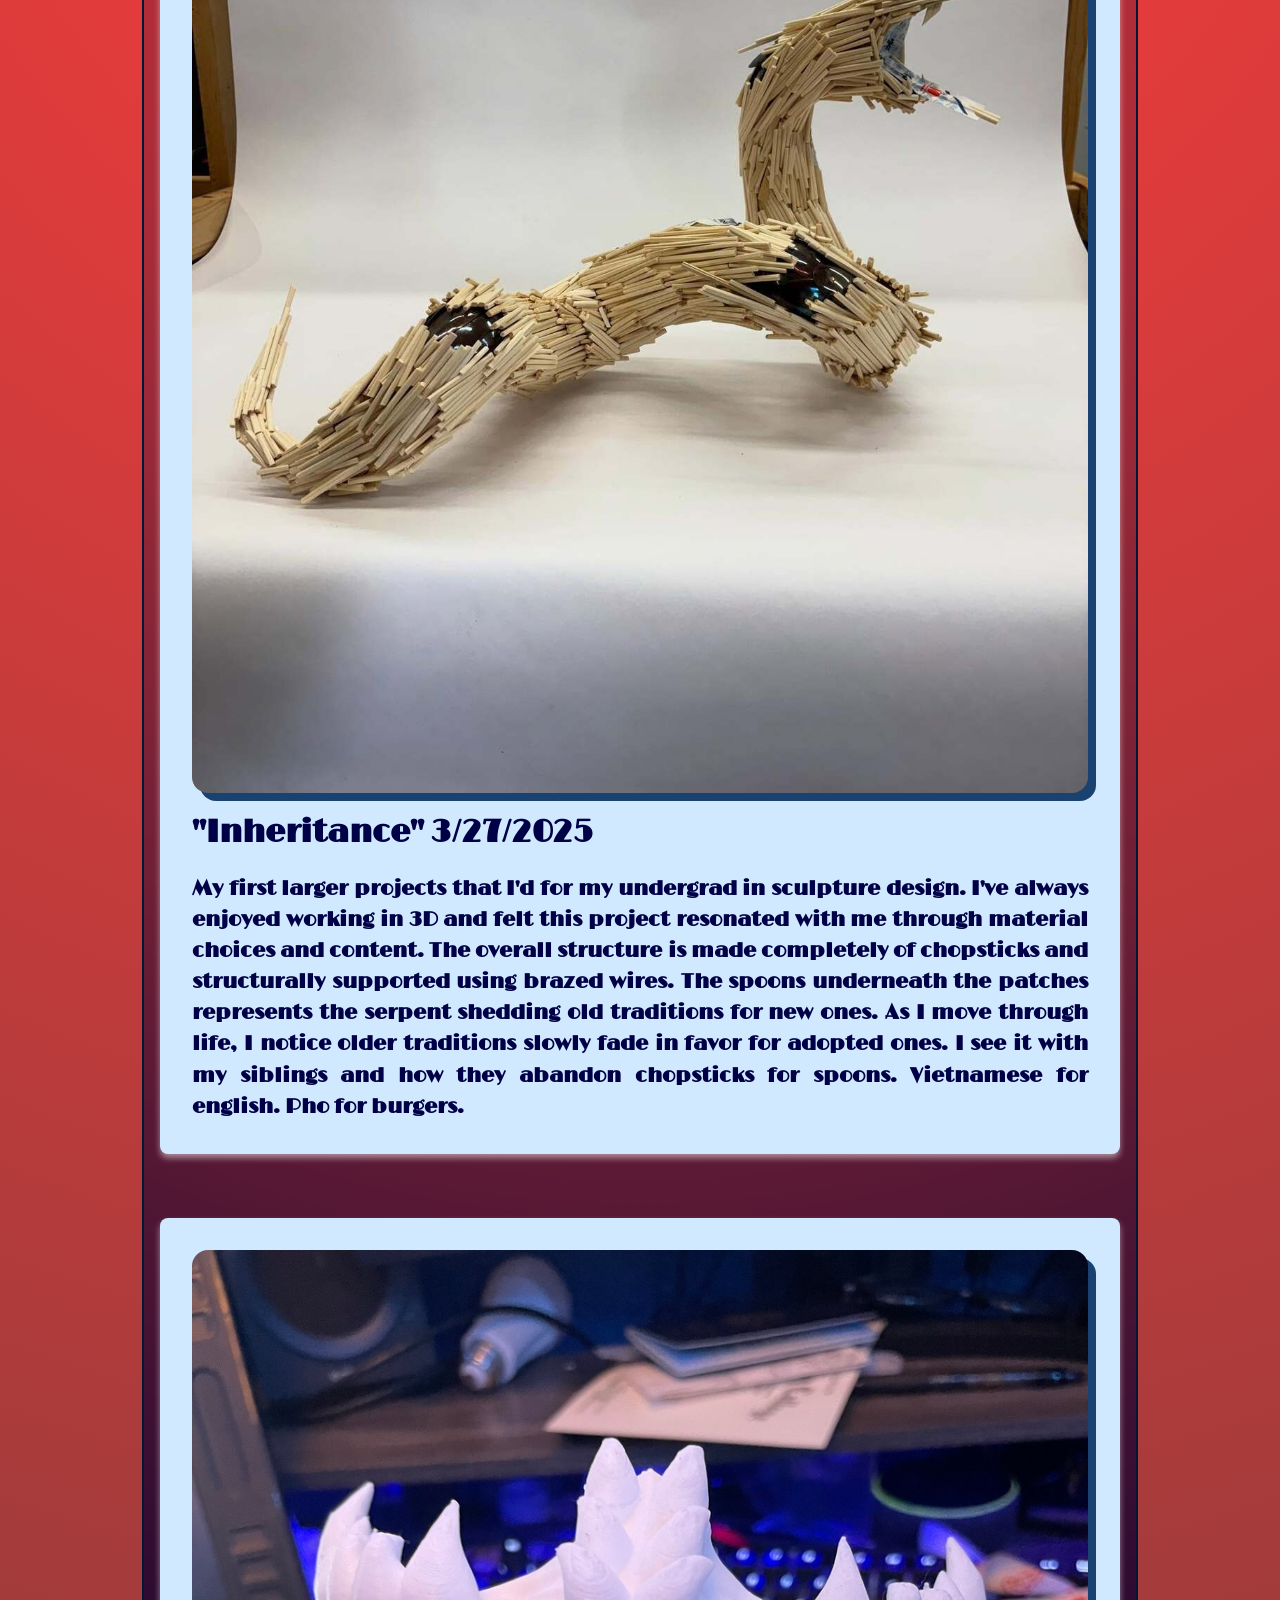
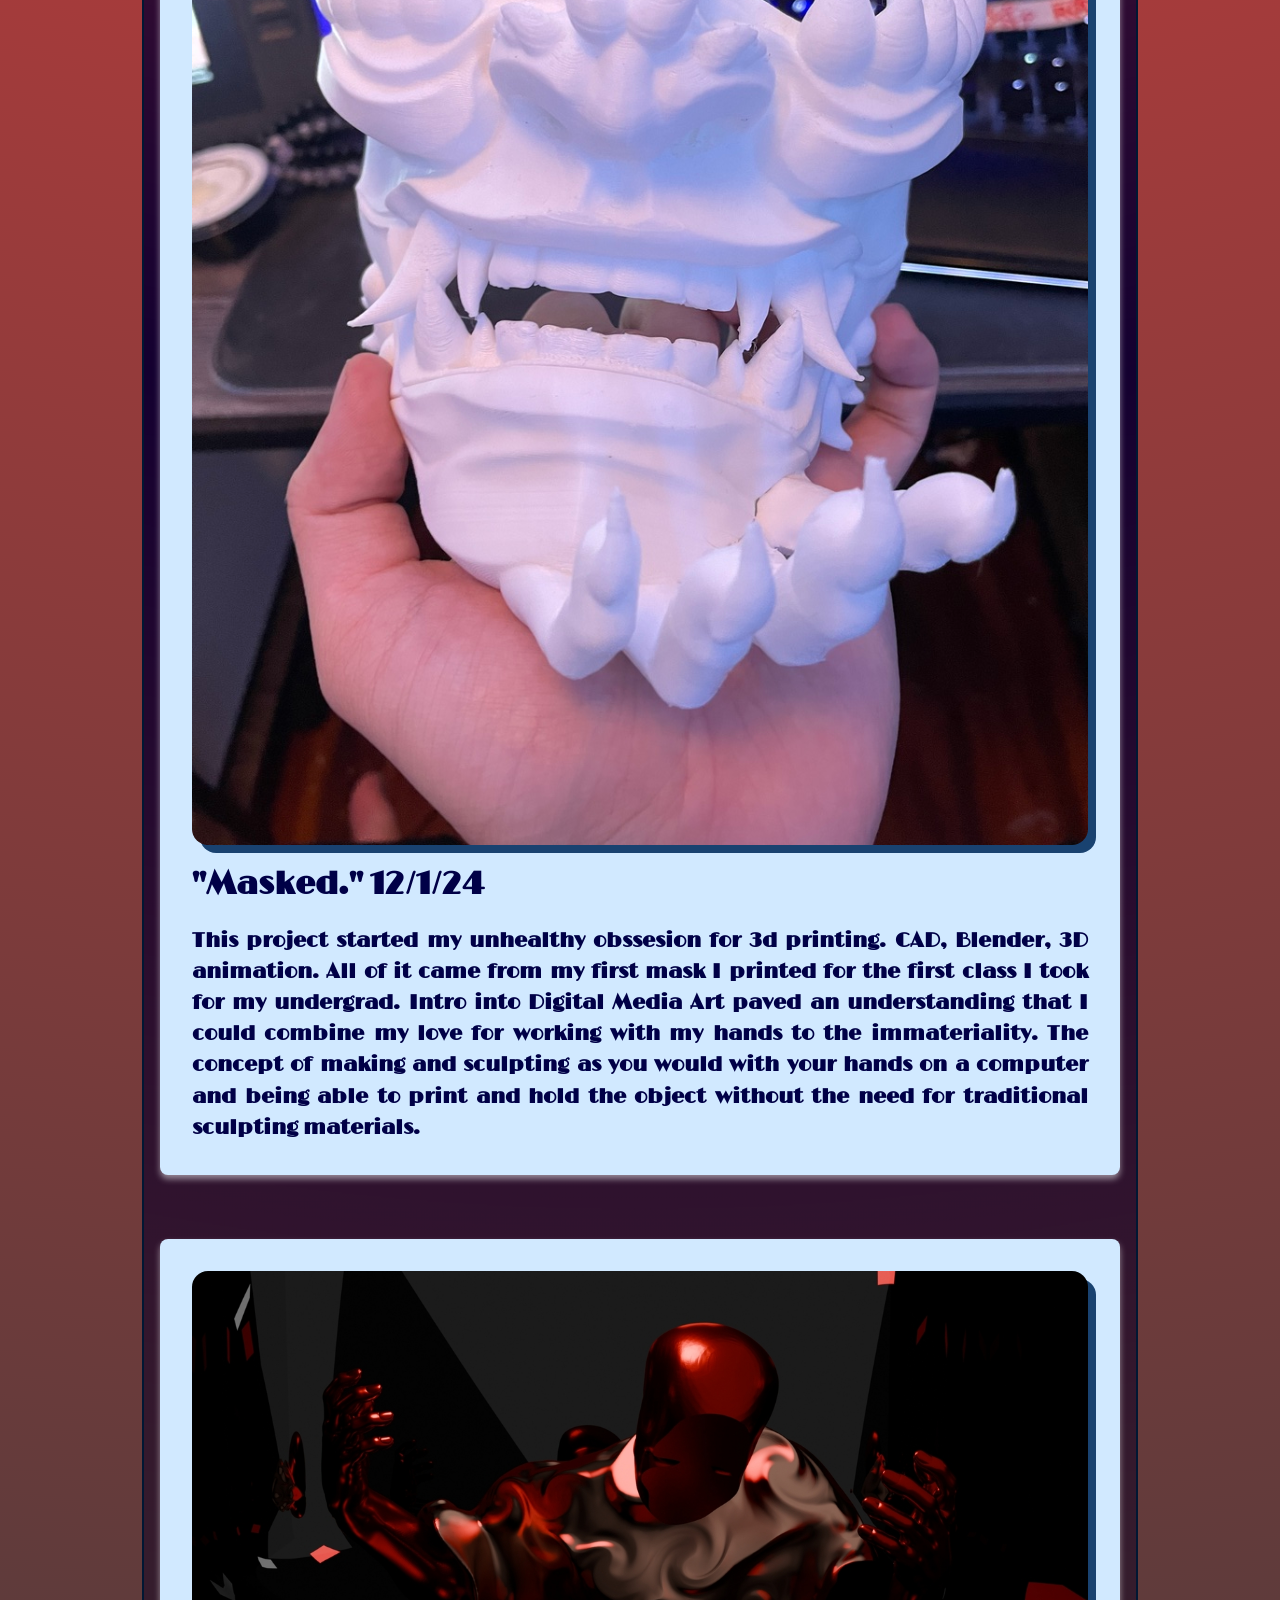
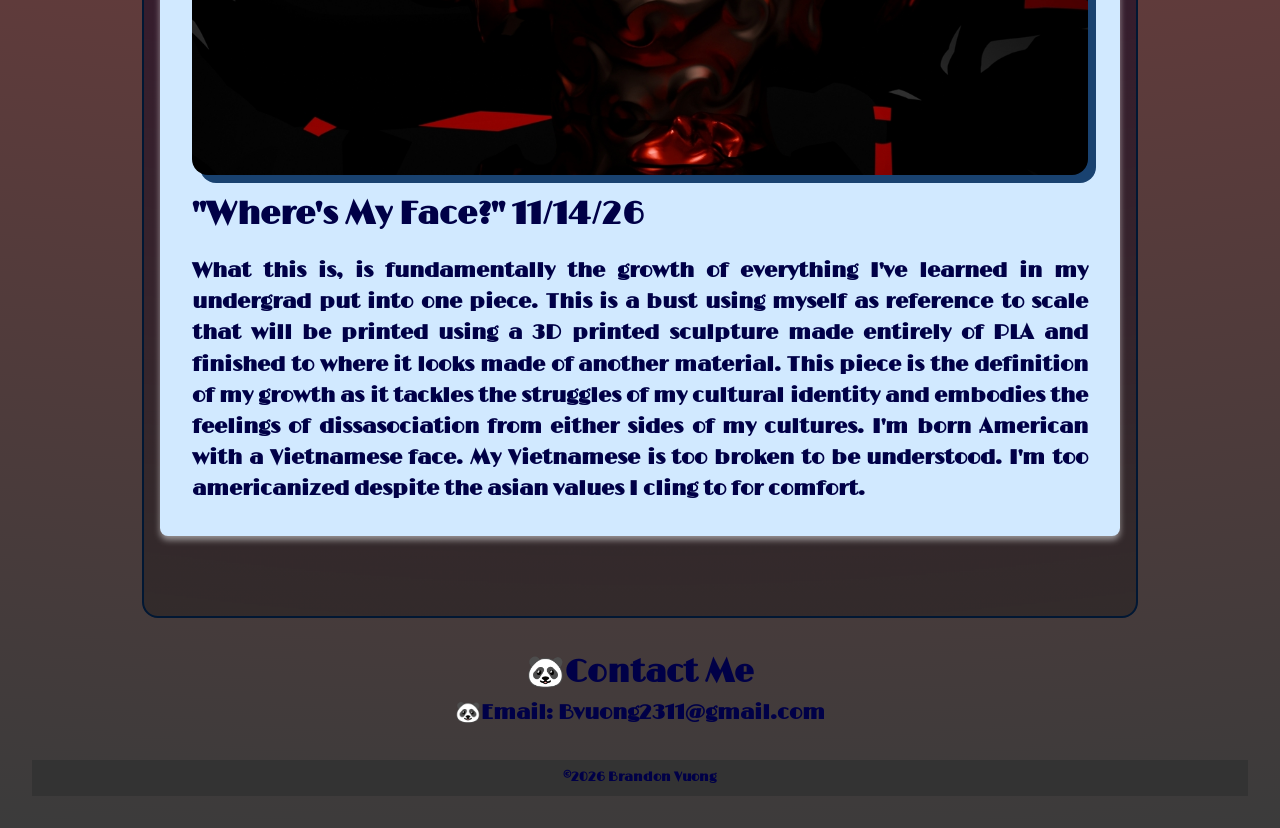
<file: tutorials/2-css/03-css-single-page-portfolio/index.html>
<!DOCTYPE html>
<html lang="en">

<head>
    <meta charset="UTF-8">
    <meta name="viewport" content="width=device-width, initial-scale=1.0">
    <title>Pandon | Portfolio</title>
    <link rel="preconnect" href="https://fonts.googleapis.com">
    <link rel="preconnect" href="https://fonts.gstatic.com" crossorigin>
    <link href="https://fonts.googleapis.com/css2?family=Limelight&family=Lustria&display=swap" rel="stylesheet">
    <link rel="stylesheet" href="css/style.css">
</head>

<body>


    <header>
        <nav>
            <a href="#about">About</a>
            <a href="#portfolio">My Works</a>
            <a href="#contacts">Contact</a>
        </nav>

        <h1> Pandon | Portfolio</h1>
        <h2><span class="accent-1">🐼</span>Brandon Vuong</h2>
    </header>
    <main>

        <section class="about-section" id="about">
            <div class="about-content">
                <h3><span class="accent-1">🐼</span> A little bit about me:</h3>
                <p>My name is Brandon Vuong—an aspiring digital artist who dabbled in various mediums, because I see no
                    reason
                    to limit myself. Art to me has morphed and changed its relationship with me the more AND less I
                    become
                    familiar with it. I've found that I'm best at digital 3D work.
                    Whether it's CAD programs, creative 3D sculpting, printing and refining, it's a medium that I don't
                    see myself ever putting down.</p>
                <br>
                <p>Born and raised in Silicon Valley—where the rent’s absurd and creativity seems like a rare
                    commodity—I draw inspiration from my heritage and values to drive my practice. </p>
                <br>
                <strong><span class="accent-1">🐼</span>Art isn’t just my passion—it’s my compass.</p>
            </div>
        </section>
        <section class="porfolio-section" id="portfolio">
            <div class="porfolio-content">
                <h3><span class="accent-1">🐼</span>My Work</h3>
                <div class="porfolio-item">
                    <img src="images/work1.jpg"
                        alt="procreate illustration of stylized man with fastfood bag for a head."
                        srcset="images/work1-640.jpg 640w, images/work1-1280.jpg 1280w, images/work1.jpg 1920w">
                    <h4>"Take Out Thoughts." 8/6/2026.</h4>
                    <p>My idea with this piece was to utilize and experiment with Procreate and learn as much tools and
                        techniques as possible. I was driven to bringing this piece to full completion as I
                        don't do so normally. During this time I was feeling drained by work, social pressures, and
                        school workload...you know...life. It almost felt like I was in perpetual mental comotose ,but I
                        wasn't
                        able to stop my primary functions. Hence, "Take out thoughts."
                    </p>
                </div>
                <div class="porfolio-item">
                    <img src="images/work2.jpg" alt="procreate illustration"
                        srcset="images/work2-640.jpg 640w, images/work2-1280.jpg 1280w, images/work2.jpg 1920w">
                    <h4>"Neatly Folded." 8/4/2026.</h4>
                    <p>I remember taking a little mini adventure back when gas wasn't an issue. I'd pick a direction
                        when I was feeling burnt out and drive until I found some place quiet to work on art. I did this
                        one
                        recently on one of my excursions and remembered getting in a flow state. What started,
                        initially, as a study on folded clothes and how that interacted on form became a giant "Fuck
                        it." halfway through.
                        If I was going to fold my clothes, I'll fold them neatly in the way I want to. Which is not at
                        all.
                    </p>
                </div>
                <div class="porfolio-item">
                    <img src="images/work3.jpg" alt="procreate illustration"
                        srcset="images/work3-640.jpg 640w, images/work3-1280.jpg 1280w, images/work3.jpg 1920w">
                    <h4>"Inheritance" 3/27/2025</h4>
                    <p>My first larger projects that I'd for my undergrad in sculpture design. I've always enjoyed
                        working in 3D and felt this project resonated with me through material choices and content. The
                        overall structure
                        is made completely of chopsticks and structurally supported using brazed wires. The spoons
                        underneath the patches represents the serpent shedding old traditions for new ones. As I move
                        through life, I notice
                        older traditions slowly fade in favor for adopted ones. I see it with my siblings and how they
                        abandon chopsticks for spoons. Vietnamese for english. Pho for burgers.</p>
                </div>
                <div class="porfolio-item">
                    <img src="images/work4.jpg" alt="procreate illustration"
                        srcset="images/work4-640.jpg 640w, images/work4-1280.jpg 1280w, images/work4.jpg 1920w">
                    <h4>"Masked." 12/1/24</h4>
                    <p>This project started my unhealthy obssesion for 3d printing. CAD, Blender, 3D animation. All of
                        it came from my first mask I printed for the first class I took for my undergrad. Intro into
                        Digital Media Art paved
                        an understanding that I could combine my love for working with my hands to the immateriality.
                        The concept of making and sculpting as you would with your hands on a computer and being able to
                        print and hold the object
                        without the need for traditional sculpting materials.
                    </p>
                </div>
                <div class="porfolio-item">
                    <img src="images/work5.jpg" alt="procreate illustration"
                        srcset="images/work5-640.jpg 640w, images/work5-1280.jpg 1280w, images/work5.jpg 1920w">
                    <h4>"Where's My Face?" 11/14/26</h4>
                    <p>What this is, is fundamentally the growth of everything I've learned in my undergrad put into one
                        piece. This is a bust using myself as reference to scale that will be printed using a 3D printed
                        sculpture made entirely of
                        PLA and finished to where it looks made of another material. This piece is the definition of my
                        growth as it tackles the struggles of my cultural identity and embodies the feelings of
                        dissasociation from either sides of my cultures. I'm born American with a Vietnamese face. My
                        Vietnamese is too broken to be understood.
                        I'm too americanized despite the asian values I cling to for comfort.
                    </p>
                </div>
            </div>
        </section>
        <section class="contacts-section" id="contacts">
            <div class=" contact-content"></div>
            <h2><span class="accent-1">🐼</span>Contact Me</h2>
            <p><span class="accent-1">🐼</span>Email: Bvuong2311@gmail.com</p>
        </section>

    </main>
</body>
<footer>
    <p>&copy;2026 Brandon Vuong</p>


</footer>


</html>
</file>
<file: tutorials/1-html/04-css-transition/css/style.css>
.title {
    font-family: 'Courier New', Courier, monospace;
}

.square {
    background-color: blueviolet;
    width: 100px;
    height: 100px;
    border-radius: 20px;
    border-radius: 20px;
    margin: 50px auto;
    transition: all 3s
}

.square:hover {
    background-color: bisque;
    transform: rotate(360deg);
}

.button-div {
    text-align: center;
}

.button {
    padding: 15px;
    color: aliceblue;
    background-color: aquamarine;
    margin: 50px auto;
    display: block;
    width: 100px;
    text-align: center;
    border-radius: 10px;
    text-decoration: underline;
    transition: all 1s;
    display: inline-block;
}

.button:hover {
    background-color: brown;
    transform: scale(1.1);
}
</file>
<file: tutorials/1-html/05-css-transition/css/style.css>
body {
    animation: change-color 3s infinite alternate;
}

@keyframes change-color {
    0% {
        background-color: rgb(41, 90, 74);
    }

    50% {
        background-color: rgb(127, 127, 238)violet;
    }

    100% {
        background-color: rgb(223, 145, 145);
    }
}


.title {
    font-family: 'Courier New', Courier, monospace;
    text-align: center;
    margin-top: 100px auto;
    animation: skew 3s infinite alternate;
}

@keyframes skew {
    0% {
        transform: skew(0deg, 0deg);
    }

    100% {
        transform: skew(30deg, 20deg);
    }
}

.square {
    background-color: blueviolet;
    width: 100px;
    height: 100px;
    border-radius: 20px;
    border-radius: 20px;
    margin: 50px auto;
    transition: all 1s
}

.square:hover {
    background-color: bisque;
    transform: rotate(360deg);
}

.button-div {
    text-align: center;
}

.button {
    padding: 15px;
    color: aliceblue;
    background-color: rgb(39, 104, 82);
    margin: 50px auto;
    display: block;
    width: 100px;
    text-align: center;
    border-radius: 10px;
    text-decoration: underline;
    transition: all 1s;
    display: inline-block;
}

.button:hover {
    background-color: brown;
    transform: scale(1.1);
}

.loading {
    background-color: cadetblue;
    animation: stretch 5s 3 normal;
}

@keyframes stretch {
    0% {
        width: 100px;
    }

    100% {
        width: 80vw;
    }

    ;
}
</file>
<file: tutorials/2-css/03-css-single-page-portfolio/css/style.css>
/* css resets */

* {
    padding: 0;
    margin: 0;
}

html {
    font-size: 100%;
}

/* general css */
html {
    scroll-behavior: smooth;
}

body {

    background: #ff0000;
    background: radial-gradient(circle, rgba(255, 0, 0, 0.77) 0%, rgba(0, 0, 0, 0.77) 100%);
    font-family: "Limelight", sans-serif;
    font-size: 1.3rem;
    line-height: 1.5;
    color: rgb(0, 0, 71);
     text-align: center;
}

@media(max-width: 700px) {

    body {font-size: 1.3rem;}
}

header {
    text-decoration-line: underline;
    padding: 2rem;
    margin-bottom: 3rem;
    background: #00072b;
    background: radial-gradient(circle, rgba(0, 7, 43, 1) 0%, rgba(247, 134, 114, 0.65) 50%, rgba(94, 0, 19, 1) 100%);
    text-align: right;
    color: rgb(248, 230, 210);
    border: 5px rgb(1, 23, 51) solid;
}

@media(max-width: 700px) {
    header{
        padding-right: 2rem;
    }
}


header h1 {
    font-size: 2.6rem;
    text-decoration: underline;
    text-decoration-style: double;
    text-decoration-color: #130300;
}

nav {
    position: absolute;
    left: 2rem;
    top: 1.5rem;
    background-color: rgb(59, 59, 59);
    border-radius: 1rem;
    border-width: 3rem;
}

nav a {
    text-decoration: none;
    color: antiquewhite;
    display: inline-block;
    margin: 0 1rem;
    transition: all .7s ease;

}



nav a:hover {
    color: #FF8975;
    transform: scale(1.1);



}

@media(max-width: 750px){
    nav a {
        margin: 0 .5rem;
    }
}

.about-section {

    margin-bottom: 25rem;
}

.porfolio-content {
    background: #605bb4;
    background: #020024;
    background: radial-gradient(circle, rgba(2, 0, 36, 0) 0%, rgba(20, 0, 48, 1) 52%, rgba(0, 0, 0, 0.27) 100%);
    padding: 1rem;
    text-align: justify;
    border-radius: 1rem;
    border: 2px rgb(1, 23, 51) solid;
}

.contact-sections {
    margin-bottom: 10rem;
    margin-top: 10rem;
    padding: 3rem;
}

.about-content {
    background-color: rgb(201, 201, 201);
    padding: 1rem;
    border: 2px rgb(1, 23, 51) solid;
    border-radius: .5rem;
}

.about-content,
.porfolio-content,
.contact-content {
    max-width: 60rem;
    margin: 2rem auto;
}


.about-content h3,
.porfolio-content h3,
.contact-content h3 {
    padding: 1rem;
    background-color: #ee8a8a;
    border-radius: .8rem;
    display: inline-block;
    margin: 1rem;

}

.porfolio-item {
    margin-bottom: 4rem;
    background-color: rgb(209, 233, 255);
    padding: 2rem;
    border-radius: .5rem;
    box-shadow: 0 4px 6px rgba(255, 255, 255, 0.5);
}

@media (max-width: 800px){

    .porfolio-item{
        padding: 3rem;
    }
}

@media (max-width: 650px){

    .porfolio-item{
        padding: 2rem;
    }
}



.porfolio-item img, .porfolio-item video {
    max-width: 100%;
    margin: 0 auto;
    display: block;
    border-radius: 1rem;
    filter: drop-shadow(8px 8px rgb(25, 66, 112));

}

.porfolio-item h4 {
    margin: 1rem 0rem;
    font-size: 2rem;
}

.porfolio-item p {
    font-size: 1.3rem;
}

.contact-sections {
    padding: 5rem;
    margin: 5rem;
    text-align: right;
    position: absolute;
    left: 2rem;
    display: block;
}

footer {
    font-size: small;
    margin: 2rem;
    background-color: #333;
    padding: .5rem;
}

.accent-1 {
    color: #770202;
}
</file>
